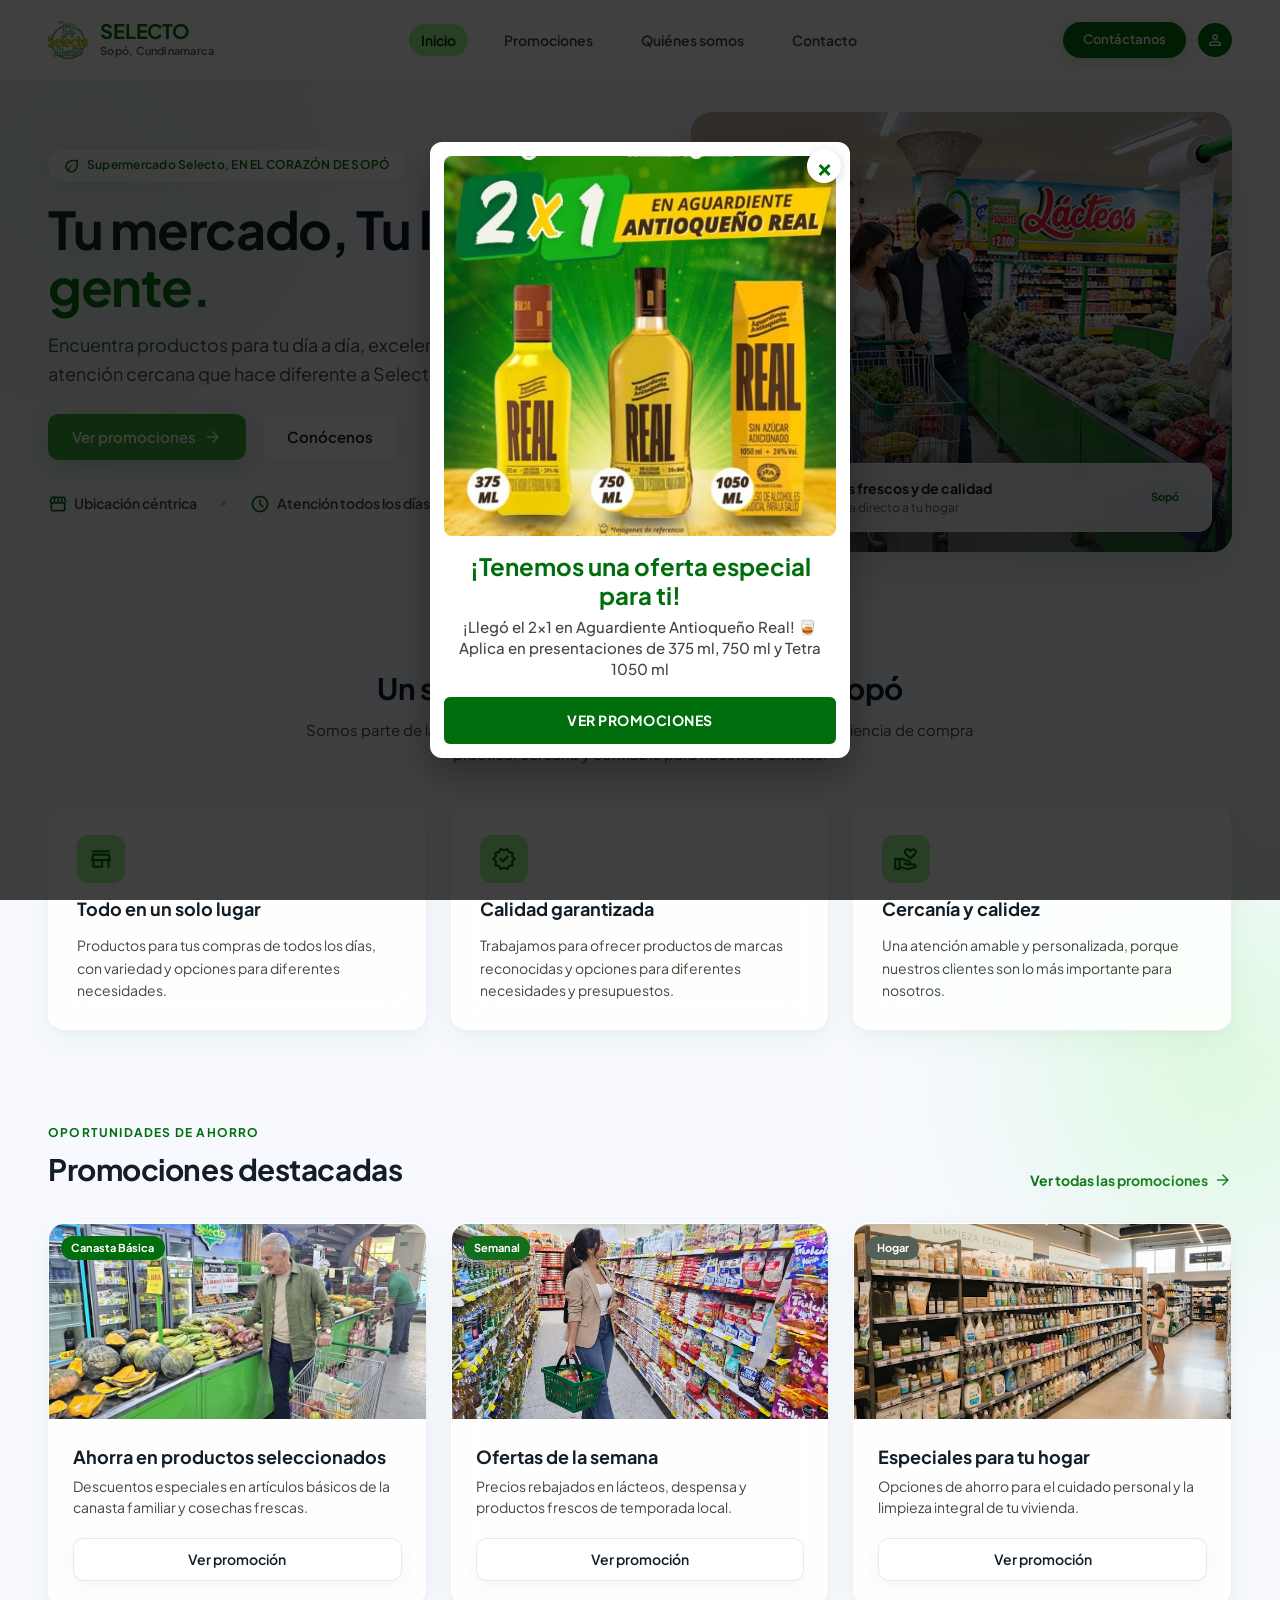
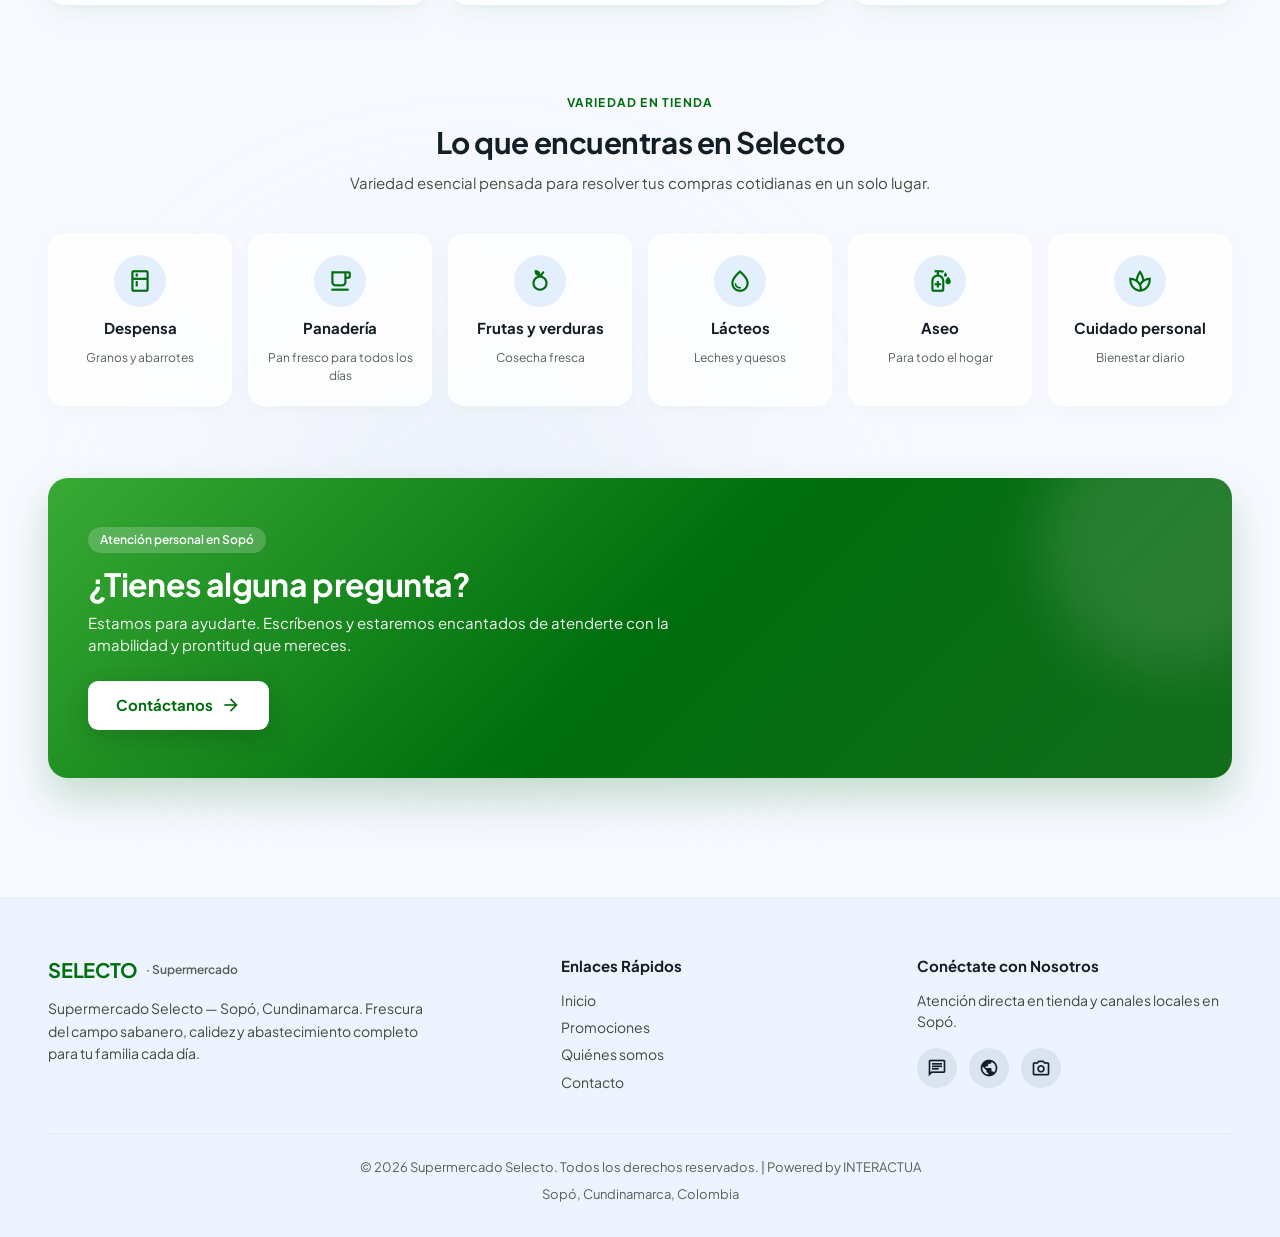
<file: index.html>
<!DOCTYPE html>
<html lang="es">

<head>
  <meta charset="utf-8">
  <meta name="viewport" content="width=device-width, initial-scale=1.0">
  <title>Supermercado Selecto | Sopó, Cundinamarca</title>
  <meta name="description"
    content="Supermercado Selecto en Sopó, Cundinamarca. Todo lo que necesitas para tu hogar cerca de ti con la atención cercana y amable del comercio tradicional sabanero.">
  <link rel="icon" type="image/png" href="favicon/favicon.png">
  <link rel="stylesheet" href="css/styles.css">
</head>

<!-- POPUP DESTACADO / ESPACIO PUBLICITARIO -->
<style>
  #promo-modal {
    position: fixed;
    inset: 0;
    z-index: 9999;
    background: rgba(0, 0, 0, 0.75);
    display: flex;
    align-items: center;
    justify-content: center;
    padding: 16px;
    box-sizing: border-box;
  }

  .promo-box {
    position: relative;
    width: 100%;
    max-width: 420px;
    padding: 14px;
    background: #ffffff;
    border-radius: 12px;
    text-align: center;
    box-shadow: 0 15px 40px rgba(0, 0, 0, 0.35);
  }

  /* Botón cerrar */
  .promo-close {
    position: absolute;
    top: 7px;
    right: 9px;
    width: 34px;
    height: 34px;
    border: none;
    border-radius: 50%;
    background: #ffffff;
    color: var(--primary);
    font-size: 26px;
    font-weight: 900;
    line-height: 30px;
    cursor: pointer;
    z-index: 2;
    box-shadow: 0 2px 8px rgba(0, 0, 0, 0.18);
  }

  /* Imagen del anuncio */
  .promo-image {
    overflow: hidden;
    border-radius: 8px;
    margin-bottom: 16px;
  }

  .promo-image img {
    display: block;
    width: 100%;
    height: auto;
  }

  /* Título editable */
  .promo-title {
    margin: 0 0 6px;
    color: var(--primary);
    font-size: 24px;
    font-weight: 900;
    line-height: 1.2;
  }

  /* Texto editable */
  .promo-text {
    margin: 0 0 18px;
    color: #444444;
    font-size: 15px;
    font-weight: 500;
    line-height: 1.4;
  }

  /* Botón */
  .promo-button {
    display: block;
    width: 100%;
    padding: 13px;
    border: none;
    border-radius: 6px;
    background: var(--primary);
    color: var(--on-primary);
    font-size: 14px;
    font-weight: 700;
    text-transform: uppercase;
    letter-spacing: 0.5px;
    cursor: pointer;
    transition: all 0.2s ease;
  }

  .promo-button:hover {
    background: var(--primary-container);
  }

  .promo-button:active {
    transform: scale(0.97);
  }

  /* Etiqueta para futuros anuncios patrocinados */
  .promo-sponsored {
    margin-top: 10px;
    color: #888888;
    font-size: 10px;
    text-transform: uppercase;
    letter-spacing: 0.8px;
  }
</style>


<div id="promo-modal">

  <div class="promo-box">

    <!-- BOTÓN CERRAR -->
    <button class="promo-close" onclick="cerrarPromo()" aria-label="Cerrar">
      &times;
    </button>


    <!-- IMAGEN DEL ANUNCIO -->
    <div class="promo-image">
      <img src="./images/promociones/promociones.jpg" alt="Promoción destacada de Supermercado Selecto">
    </div>


    <!-- TÍTULO EDITABLE -->
    <h3 class="promo-title">
      ¡Tenemos una oferta especial para ti!
    </h3>


    <!-- TEXTO EDITABLE -->
    <p class="promo-text">
      ¡Llegó el 2x1 en Aguardiente Antioqueño Real! 🥃 Aplica en presentaciones de 375 ml, 750 ml y Tetra 1050 ml
    </p>


    <!-- BOTÓN -->
    <button class="promo-button" onclick="window.location.href='promociones.html'">
      Ver promociones
    </button>


    <!-- FUTURO: ANUNCIO PATROCINADO -->
    <!--
    <div class="promo-sponsored">
      Contenido patrocinado
    </div>
    -->

  </div>

</div>


<script>
  function cerrarPromo() {
    document.getElementById("promo-modal").style.display = "none";
  }
</script>


<body>

  <!-- ENCABEZADO / NAVBAR -->
  <header class="site-header">
    <div class="container">
      <div class="site-header-inner">
        <!-- Brand / Logo -->
        <a href="index.html" class="brand-wrapper" title="Ir a Inicio - Supermercado Selecto">
          <img src="images/logo/logo-nav.png" alt="Logotipo Supermercado Selecto" class="brand-logo-img">
          <div class="brand-text-col">
            <span class="brand-title">SELECTO</span>
            <span class="brand-sub">Sopó, Cundinamarca</span>
          </div>
        </a>

        <!-- Navegación Desktop -->
        <nav class="main-nav" aria-label="Navegación principal">
          <a href="index.html" class="nav-link active" aria-current="page">Inicio</a>
          <a href="promociones.html" class="nav-link">Promociones</a>
          <a href="quienes-somos.html" class="nav-link">Quiénes somos</a>
          <a href="contacto.html" class="nav-link">Contacto</a>
        </nav>

        <!-- Acciones Cabecera -->
        <div class="header-actions">
          <a href="contacto.html" class="btn-header-cta">Contáctanos</a>
          <div class="header-user-badge" title="Atención al cliente">
            <span class="material-symbols-outlined" style="font-size: 18px;">person</span>
          </div>
          <button type="button" class="mobile-menu-toggle" id="mobileMenuBtn" aria-label="Abrir menú"
            aria-expanded="false">
            <span class="material-symbols-outlined">menu</span>
          </button>
        </div>
      </div>
    </div>

    <!-- Menú Móvil Desplegable -->
    <nav class="mobile-nav-panel" id="mobileNav" aria-label="Navegación móvil">
      <a href="index.html" class="mobile-nav-link active">Inicio</a>
      <a href="promociones.html" class="mobile-nav-link">Promociones</a>
      <a href="quienes-somos.html" class="mobile-nav-link">Quiénes somos</a>
      <a href="contacto.html" class="mobile-nav-link">Contacto</a>
    </nav>
  </header>

  <!-- CONTENIDO PRINCIPAL -->
  <main class="main-content">
    <div class="ambient-glow-wrapper">
      <!-- Orbes difuminados de fondo Liquid Glass -->
      <div class="ambient-orb ambient-orb-primary" style="top: -6rem; left: -6rem;"></div>
      <div class="ambient-orb ambient-orb-secondary" style="top: 35%; right: -6rem;"></div>
      <div class="ambient-orb ambient-orb-neutral" style="bottom: 5rem; left: 20%;"></div>

      <!-- 1. HERO SECTION -->
      <section style="padding-top: 2rem; padding-bottom: 3.5rem;">
        <div class="container">
          <div class="hero-grid">
            <!-- Columna de Contenido -->
            <div style="display: flex; flex-direction: column; align-items: flex-start;">
              <!-- Location Pill -->
              <div class="liquid-glass-pill" style="margin-bottom: 0.75rem;">
                <span class="material-symbols-outlined" style="color: var(--primary); font-size: 18px;">eco</span>
                <span
                  style="font-size: 12px; font-weight: 600; color: var(--primary); letter-spacing: 0.02em;">Supermercado
                  Selecto, EN EL CORAZÓN DE SOPÓ </span>
              </div>

              <!-- H1 Hero -->
              <h1 class="hero-title">
                Tu mercado, Tu lugar,<span style="color: var(--primary);">Tu gente.</span>
              </h1>

              <!-- Hero Subtitle -->
              <p class="hero-subtitle">
                Encuentra productos para tu día a día, excelentes promociones y la atención cercana que hace diferente a
                Selecto.
              </p>

              <!-- CTAs -->
              <div class="hero-cta-group">
                <a href="promociones.html" class="btn-primary">
                  <span>Ver promociones</span>
                  <span class="material-symbols-outlined" style="font-size: 18px;">arrow_forward</span>
                </a>
                <a href="quienes-somos.html" class="btn-glass">
                  <span>Conócenos</span>
                </a>
              </div>

              <!-- Micro Bar Ventajas -->
              <div
                style="margin-top: 2rem; display: flex; align-items: center; gap: 1.5rem; color: var(--on-surface-variant); font-size: 14px; font-weight: 600;">
                <div style="display: flex; align-items: center; gap: 0.4rem;">
                  <span class="material-symbols-outlined"
                    style="color: var(--primary); font-size: 20px;">storefront</span>
                  <span>Ubicación céntrica</span>
                </div>
                <div style="width: 5px; height: 5px; border-radius: 9999px; background: var(--outline-variant);"></div>
                <div style="display: flex; align-items: center; gap: 0.4rem;">
                  <span class="material-symbols-outlined"
                    style="color: var(--primary); font-size: 20px;">schedule</span>
                  <span>Atención todos los días</span>
                </div>
              </div>
            </div>

            <!-- Columna Visual Hero con Imagen y Cápsula Frosted Glass -->
            <div>
              <div class="hero-image-card">
                <img src="images/home/hero-mercado-sopo.png"
                  alt="Pasillo fresco y surtido de Supermercado Selecto en Sopó">
                <div
                  style="position: absolute; inset: 0; background: linear-gradient(to top, rgba(39, 49, 60, 0.45), transparent 60%);">
                </div>

                <div class="hero-floating-glass">
                  <div style="display: flex; align-items: center; gap: 0.75rem; min-width: 0;">
                    <div
                      style="width: 40px; height: 40px; border-radius: 9999px; background: var(--secondary-fixed); display: flex; align-items: center; justify-content: center; flex-shrink: 0;">
                      <span class="material-symbols-outlined"
                        style="color: var(--on-secondary-fixed); font-size: 22px;">local_florist</span>
                    </div>
                    <div style="display: flex; flex-direction: column; min-width: 0;">
                      <span
                        style="font-size: 14px; font-weight: 700; color: var(--on-surface); white-space: nowrap; overflow: hidden; text-overflow: ellipsis;">Productos
                        frescos y de calidad</span>
                      <span
                        style="font-size: 12px; color: var(--tertiary); white-space: nowrap; overflow: hidden; text-overflow: ellipsis;">De
                        la sabana directo a tu hogar</span>
                    </div>
                  </div>
                  <span
                    style="display: inline-block; padding: 0.25rem 0.75rem; background: var(--surface-container-high); border-radius: 9999px; font-size: 11px; font-weight: 700; color: var(--primary);">Sopó</span>
                </div>
              </div>
            </div>
          </div>
        </div>
      </section>

      <!-- 2. SECCIÓN 'SELECTO EN SOPÓ' -->
      <section style="padding-top: 2rem; padding-bottom: 3.5rem;">
        <div class="container">
          <div
            style="text-align: center; max-width: 42rem; margin: 0 auto 2.5rem; display: flex; flex-direction: column; align-items: center; gap: 0.5rem;">
            <span
              style="font-size: 12px; font-weight: 700; color: var(--primary); text-transform: uppercase; letter-spacing: 0.1em;">Nuestra
              Esencia</span>
            <h2 style="font-size: 1.85rem; font-weight: 700; letter-spacing: -0.015em; color: var(--on-surface);">Un
              supermercado pensado para Sopó</h2>
            <p style="font-size: 15px; color: var(--on-surface-variant); line-height: 1.6;">Somos parte de la comunidad
              de Sopó y trabajamos para ofrecer una experiencia de compra práctica, cercana y confiable para nuestros
              clientes.</p>
          </div>

          <div class="grid-3-cols">
            <!-- Tarjeta 1: Todo en un solo lugar -->
            <div class="liquid-glass-card"
              style="padding: 1.75rem; display: flex; flex-direction: column; align-items: flex-start; gap: 0.75rem;">
              <div
                style="width: 48px; height: 48px; border-radius: 0.75rem; background: var(--secondary-fixed); display: flex; align-items: center; justify-content: center; color: var(--primary);">
                <span class="material-symbols-outlined" style="font-size: 26px;">store</span>
              </div>
              <h3 style="font-size: 18px; font-weight: 700; color: var(--on-surface);">Todo en un solo lugar</h3>
              <p style="font-size: 14px; color: var(--on-surface-variant); line-height: 1.6;">
                Productos para tus compras de todos los días, con variedad y opciones para diferentes necesidades.
              </p>
            </div>

            <!-- Tarjeta 2: Calidad garantizada -->
            <div class="liquid-glass-card"
              style="padding: 1.75rem; display: flex; flex-direction: column; align-items: flex-start; gap: 0.75rem;">
              <div
                style="width: 48px; height: 48px; border-radius: 0.75rem; background: var(--secondary-fixed); display: flex; align-items: center; justify-content: center; color: var(--primary);">
                <span class="material-symbols-outlined" style="font-size: 26px;">verified</span>
              </div>
              <h3 style="font-size: 18px; font-weight: 700; color: var(--on-surface);">Calidad garantizada</h3>
              <p style="font-size: 14px; color: var(--on-surface-variant); line-height: 1.6;">
                Trabajamos para ofrecer productos de marcas reconocidas y opciones para diferentes necesidades y
                presupuestos.
              </p>
            </div>

            <!-- Tarjeta 3: Cercanía y calidez -->
            <div class="liquid-glass-card"
              style="padding: 1.75rem; display: flex; flex-direction: column; align-items: flex-start; gap: 0.75rem;">
              <div
                style="width: 48px; height: 48px; border-radius: 0.75rem; background: var(--secondary-fixed); display: flex; align-items: center; justify-content: center; color: var(--primary);">
                <span class="material-symbols-outlined" style="font-size: 26px;">volunteer_activism</span>
              </div>
              <h3 style="font-size: 18px; font-weight: 700; color: var(--on-surface);">Cercanía y calidez</h3>
              <p style="font-size: 14px; color: var(--on-surface-variant); line-height: 1.6;">
                Una atención amable y personalizada, porque nuestros clientes son lo más importante para nosotros.
              </p>
            </div>
          </div>
        </div>
      </section>

      <!-- 3. SECCIÓN 'PROMOCIONES DESTACADAS' -->
      <section style="padding-top: 2rem; padding-bottom: 3.5rem;">
        <div class="container">
          <div
            style="display: flex; flex-wrap: wrap; align-items: flex-end; justify-content: space-between; gap: 1rem; margin-bottom: 2rem;">
            <div>
              <span
                style="font-size: 12px; font-weight: 700; color: var(--primary); text-transform: uppercase; letter-spacing: 0.1em;">Oportunidades
                de Ahorro</span>
              <h2
                style="font-size: 1.85rem; font-weight: 700; letter-spacing: -0.015em; color: var(--on-surface); margin-top: 0.25rem;">
                Promociones destacadas</h2>
            </div>
            <a href="promociones.html"
              style="display: inline-flex; align-items: center; gap: 0.4rem; font-size: 14px; font-weight: 700; color: var(--primary); transition: color 0.2s;">
              <span>Ver todas las promociones</span>
              <span class="material-symbols-outlined" style="font-size: 18px;">arrow_forward</span>
            </a>
          </div>

          <div class="grid-3-cols">
            <!-- Promo 1 -->
            <article class="liquid-glass-card" style="overflow: hidden; display: flex; flex-direction: column;">
              <div
                style="position: relative; height: 195px; width: 100%; overflow: hidden; background-color: var(--surface-container-high);">
                <img src="images/home/promo-canasta-hero.jpg" alt="Canasta básica de frutas y verduras frescas"
                  style="width: 100%; height: 100%; object-fit: cover;">
                <span
                  style="position: absolute; top: 0.75rem; left: 0.75rem; background: var(--primary); color: #ffffff; font-size: 11px; font-weight: 700; padding: 0.25rem 0.65rem; border-radius: 9999px;">
                  Canasta Básica
                </span>
              </div>
              <div
                style="padding: 1.5rem; display: flex; flex-direction: column; flex-grow: 1; justify-content: space-between; gap: 1.25rem;">
                <div>
                  <h3 style="font-size: 18px; font-weight: 700; color: var(--on-surface);">Ahorra en productos
                    seleccionados</h3>
                  <p style="font-size: 14px; color: var(--on-surface-variant); margin-top: 0.4rem; line-height: 1.5;">
                    Descuentos especiales en artículos básicos de la canasta familiar y cosechas frescas.</p>
                </div>
                <a href="promociones.html" class="btn-glass"
                  style="width: 100%; font-size: 14px; padding: 0.6rem 1rem;">
                  Ver promoción
                </a>
              </div>
            </article>

            <!-- Promo 2 -->
            <article class="liquid-glass-card" style="overflow: hidden; display: flex; flex-direction: column;">
              <div
                style="position: relative; height: 195px; width: 100%; overflow: hidden; background-color: var(--surface-container-high);">
                <img src="images/promociones/promo-despensa.jpg" alt="Ofertas de la semana en despensa"
                  style="width: 100%; height: 100%; object-fit: cover;">
                <span
                  style="position: absolute; top: 0.75rem; left: 0.75rem; background: var(--secondary); color: #ffffff; font-size: 11px; font-weight: 700; padding: 0.25rem 0.65rem; border-radius: 9999px;">
                  Semanal
                </span>
              </div>
              <div
                style="padding: 1.5rem; display: flex; flex-direction: column; flex-grow: 1; justify-content: space-between; gap: 1.25rem;">
                <div>
                  <h3 style="font-size: 18px; font-weight: 700; color: var(--on-surface);">Ofertas de la semana</h3>
                  <p style="font-size: 14px; color: var(--on-surface-variant); margin-top: 0.4rem; line-height: 1.5;">
                    Precios rebajados en lácteos, despensa y productos frescos de temporada local.</p>
                </div>
                <a href="promociones.html" class="btn-glass"
                  style="width: 100%; font-size: 14px; padding: 0.6rem 1rem;">
                  Ver promoción
                </a>
              </div>
            </article>

            <!-- Promo 3 -->
            <article class="liquid-glass-card" style="overflow: hidden; display: flex; flex-direction: column;">
              <div
                style="position: relative; height: 195px; width: 100%; overflow: hidden; background-color: var(--surface-container-high);">
                <img src="images/promociones/promo-aseo.jpg" alt="Especiales de aseo y cuidado para el hogar"
                  style="width: 100%; height: 100%; object-fit: cover;">
                <span
                  style="position: absolute; top: 0.75rem; left: 0.75rem; background: var(--tertiary); color: #ffffff; font-size: 11px; font-weight: 700; padding: 0.25rem 0.65rem; border-radius: 9999px;">
                  Hogar
                </span>
              </div>
              <div
                style="padding: 1.5rem; display: flex; flex-direction: column; flex-grow: 1; justify-content: space-between; gap: 1.25rem;">
                <div>
                  <h3 style="font-size: 18px; font-weight: 700; color: var(--on-surface);">Especiales para tu hogar</h3>
                  <p style="font-size: 14px; color: var(--on-surface-variant); margin-top: 0.4rem; line-height: 1.5;">
                    Opciones de ahorro para el cuidado personal y la limpieza integral de tu vivienda.</p>
                </div>
                <a href="promociones.html" class="btn-glass"
                  style="width: 100%; font-size: 14px; padding: 0.6rem 1rem;">
                  Ver promoción
                </a>
              </div>
            </article>
          </div>
        </div>
      </section>

      <!-- 4. SECCIÓN 'LO QUE ENCUENTRAS EN SELECTO' -->
      <section style="padding-top: 2rem; padding-bottom: 3.5rem;">
        <div class="container">
          <div
            style="text-align: center; max-width: 42rem; margin: 0 auto 2.5rem; display: flex; flex-direction: column; align-items: center; gap: 0.5rem;">
            <span
              style="font-size: 12px; font-weight: 700; color: var(--primary); text-transform: uppercase; letter-spacing: 0.1em;">Variedad
              en Tienda</span>
            <h2 style="font-size: 1.85rem; font-weight: 700; letter-spacing: -0.015em; color: var(--on-surface);">Lo que
              encuentras en Selecto</h2>
            <p style="font-size: 15px; color: var(--on-surface-variant);">Variedad esencial pensada para resolver tus
              compras cotidianas en un solo lugar.</p>
          </div>

          <div class="grid-6-cols">
            <!-- Categoría 1 -->
            <div class="category-card">
              <div class="category-icon-circle">
                <span class="material-symbols-outlined" style="font-size: 26px;">kitchen</span>
              </div>
              <span style="font-size: 15px; font-weight: 700; color: var(--on-surface);">Despensa</span>
              <span style="font-size: 12px; color: var(--tertiary);">Granos y abarrotes</span>
            </div>

            <!-- Categoría 2 -->
            <div class="category-card">
              <div class="category-icon-circle">
                <span class="material-symbols-outlined" style="font-size: 26px;">local_cafe</span>
              </div>
              <span style="font-size: 15px; font-weight: 700; color: var(--on-surface);">Panadería</span>
              <span style="font-size: 12px; color: var(--tertiary);">Pan fresco para todos los días</span>
            </div>

            <!-- Categoría 3 -->
            <div class="category-card">
              <div class="category-icon-circle">
                <span class="material-symbols-outlined" style="font-size: 26px;">nutrition</span>
              </div>
              <span style="font-size: 15px; font-weight: 700; color: var(--on-surface);">Frutas y verduras</span>
              <span style="font-size: 12px; color: var(--tertiary);">Cosecha fresca</span>
            </div>

            <!-- Categoría 4 -->
            <div class="category-card">
              <div class="category-icon-circle">
                <span class="material-symbols-outlined" style="font-size: 26px;">water_drop</span>
              </div>
              <span style="font-size: 15px; font-weight: 700; color: var(--on-surface);">Lácteos</span>
              <span style="font-size: 12px; color: var(--tertiary);">Leches y quesos</span>
            </div>

            <!-- Categoría 5 -->
            <div class="category-card">
              <div class="category-icon-circle">
                <span class="material-symbols-outlined" style="font-size: 26px;">sanitizer</span>
              </div>
              <span style="font-size: 15px; font-weight: 700; color: var(--on-surface);">Aseo</span>
              <span style="font-size: 12px; color: var(--tertiary);">Para todo el hogar</span>
            </div>

            <!-- Categoría 6 -->
            <div class="category-card">
              <div class="category-icon-circle">
                <span class="material-symbols-outlined" style="font-size: 26px;">spa</span>
              </div>
              <span style="font-size: 15px; font-weight: 700; color: var(--on-surface);">Cuidado personal</span>
              <span style="font-size: 12px; color: var(--tertiary);">Bienestar diario</span>
            </div>
          </div>
        </div>
      </section>

      <!-- 5. LLAMADO A LA ACCIÓN (CTA VERDE DESTACADO) -->
      <section style="padding-top: 1rem; padding-bottom: 4rem;">
        <div class="container">
          <div class="banner-cta-sopo">
            <!-- Decorative liquid bubbles inside banner -->
            <div
              style="position: absolute; right: -4rem; top: -4rem; width: 16rem; height: 16rem; border-radius: 9999px; background: rgba(255,255,255,0.12); filter: blur(30px); pointer-events: none;">
            </div>

            <div
              style="position: relative; z-index: 2; display: flex; flex-direction: column; gap: 1.5rem; justify-content: space-between; align-items: flex-start;">
              <div style="max-width: 38rem;">
                <span
                  style="display: inline-block; padding: 0.25rem 0.75rem; border-radius: 9999px; background: rgba(255,255,255,0.2); backdrop-filter: blur(8px); font-size: 12px; font-weight: 600; margin-bottom: 0.75rem;">
                  Atención personal en Sopó
                </span>
                <h2 style="font-size: 2rem; font-weight: 700; letter-spacing: -0.02em; line-height: 1.2;">¿Tienes alguna
                  pregunta?</h2>
                <p style="font-size: 15px; opacity: 0.95; margin-top: 0.5rem; line-height: 1.5;">
                  Estamos para ayudarte. Escríbenos y estaremos encantados de atenderte con la amabilidad y prontitud
                  que mereces.
                </p>
              </div>

              <div>
                <a href="contacto.html"
                  style="display: inline-flex; align-items: center; gap: 0.5rem; background: #ffffff; color: var(--primary); padding: 0.85rem 1.75rem; border-radius: 0.65rem; font-weight: 700; font-size: 15px; box-shadow: 0 8px 24px rgba(0,0,0,0.15); transition: all 0.2s;"
                  onmouseover="this.style.transform='translateY(-2px)'" onmouseout="this.style.transform='none'">
                  <span>Contáctanos</span>
                  <span class="material-symbols-outlined" style="font-size: 20px;">arrow_forward</span>
                </a>
              </div>
            </div>
          </div>
        </div>
      </section>
    </div>
  </main>

  <!-- PIE DE PÁGINA / FOOTER -->
  <footer class="site-footer">
    <div class="container">
      <div class="footer-grid">
        <!-- Columna Marca -->
        <div style="display: flex; flex-direction: column; gap: 0.75rem;">
          <div style="display: flex; align-items: center; gap: 0.5rem;">
            <span
              style="font-size: 20px; font-weight: 700; color: var(--primary); letter-spacing: -0.01em;">SELECTO</span>
            <span style="font-size: 12px; color: var(--tertiary); font-weight: 600;">· Supermercado</span>
          </div>
          <p style="font-size: 14px; color: var(--on-surface-variant); max-width: 24rem; line-height: 1.6;">
            Supermercado Selecto — Sopó, Cundinamarca. Frescura del campo sabanero, calidez y abastecimiento
            completo para tu familia cada día.
          </p>
        </div>

        <!-- Columna Enlaces -->
        <div style="display: flex; flex-direction: column; gap: 0.75rem;">
          <span style="font-size: 15px; font-weight: 700; color: var(--on-surface);">Enlaces Rápidos</span>
          <div style="display: flex; flex-direction: column; gap: 0.4rem;">
            <a href="index.html" style="font-size: 14px; color: var(--on-surface-variant); transition: color 0.2s;"
              onmouseover="this.style.color='var(--primary)'"
              onmouseout="this.style.color='var(--on-surface-variant)'">Inicio</a>
            <a href="promociones.html"
              style="font-size: 14px; color: var(--on-surface-variant); transition: color 0.2s;"
              onmouseover="this.style.color='var(--primary)'"
              onmouseout="this.style.color='var(--on-surface-variant)'">Promociones</a>
            <a href="quienes-somos.html"
              style="font-size: 14px; color: var(--on-surface-variant); transition: color 0.2s;"
              onmouseover="this.style.color='var(--primary)'"
              onmouseout="this.style.color='var(--on-surface-variant)'">Quiénes somos</a>
            <a href="contacto.html" style="font-size: 14px; color: var(--on-surface-variant); transition: color 0.2s;"
              onmouseover="this.style.color='var(--primary)'"
              onmouseout="this.style.color='var(--on-surface-variant)'">Contacto</a>
          </div>
        </div>

        <!-- Columna Redes Sociales -->
        <div style="display: flex; flex-direction: column; gap: 0.75rem;">
          <span style="font-size: 15px; font-weight: 700; color: var(--on-surface);">Conéctate con Nosotros</span>
          <p style="font-size: 14px; color: var(--on-surface-variant);">Atención directa en tienda y canales locales en
            Sopó.</p>
          <div style="display: flex; align-items: center; gap: 0.75rem; margin-top: 0.25rem;">
            <!-- Placeholder WhatsApp -->
            <a href="https://wa.me/573202474830" target="_blank" rel="noopener noreferrer" class="footer-social-btn"
              aria-label="Canal de WhatsApp de Supermercado Selecto">
              <span class="material-symbols-outlined" style="font-size: 20px;">chat</span>
            </a>
            <!-- Placeholder Facebook -->
            <a href="#" class="footer-social-btn" aria-label="Página de Facebook de Supermercado Selecto">
              <span class="material-symbols-outlined" style="font-size: 20px;">public</span>
            </a>
            <!-- Placeholder Instagram -->
            <a href="#" class="footer-social-btn" aria-label="Cuenta de Instagram de Supermercado Selecto">
              <span class="material-symbols-outlined" style="font-size: 20px;">photo_camera</span>
            </a>
          </div>
        </div>
      </div>

      <!-- Copyright Subfooter -->
      <div
        style="padding-top: 1.5rem; display: flex; flex-direction: column; gap: 0.5rem; justify-content: space-between; align-items: center; font-size: 13px; color: var(--tertiary);">

        <span>
          © 2026 Supermercado Selecto. Todos los derechos reservados. | Powered by
          <a href="https://interactua360.com/" target="_blank" rel="noopener noreferrer"
            style="color: inherit; text-decoration: none;" onmouseover="this.style.textDecoration='underline'"
            onmouseout="this.style.textDecoration='none'">
            INTERACTUA
          </a>
        </span>

        <span>Sopó, Cundinamarca, Colombia</span>

      </div>
  </footer>

  <script src="js/main.js"></script>
</body>

</html>
</file>
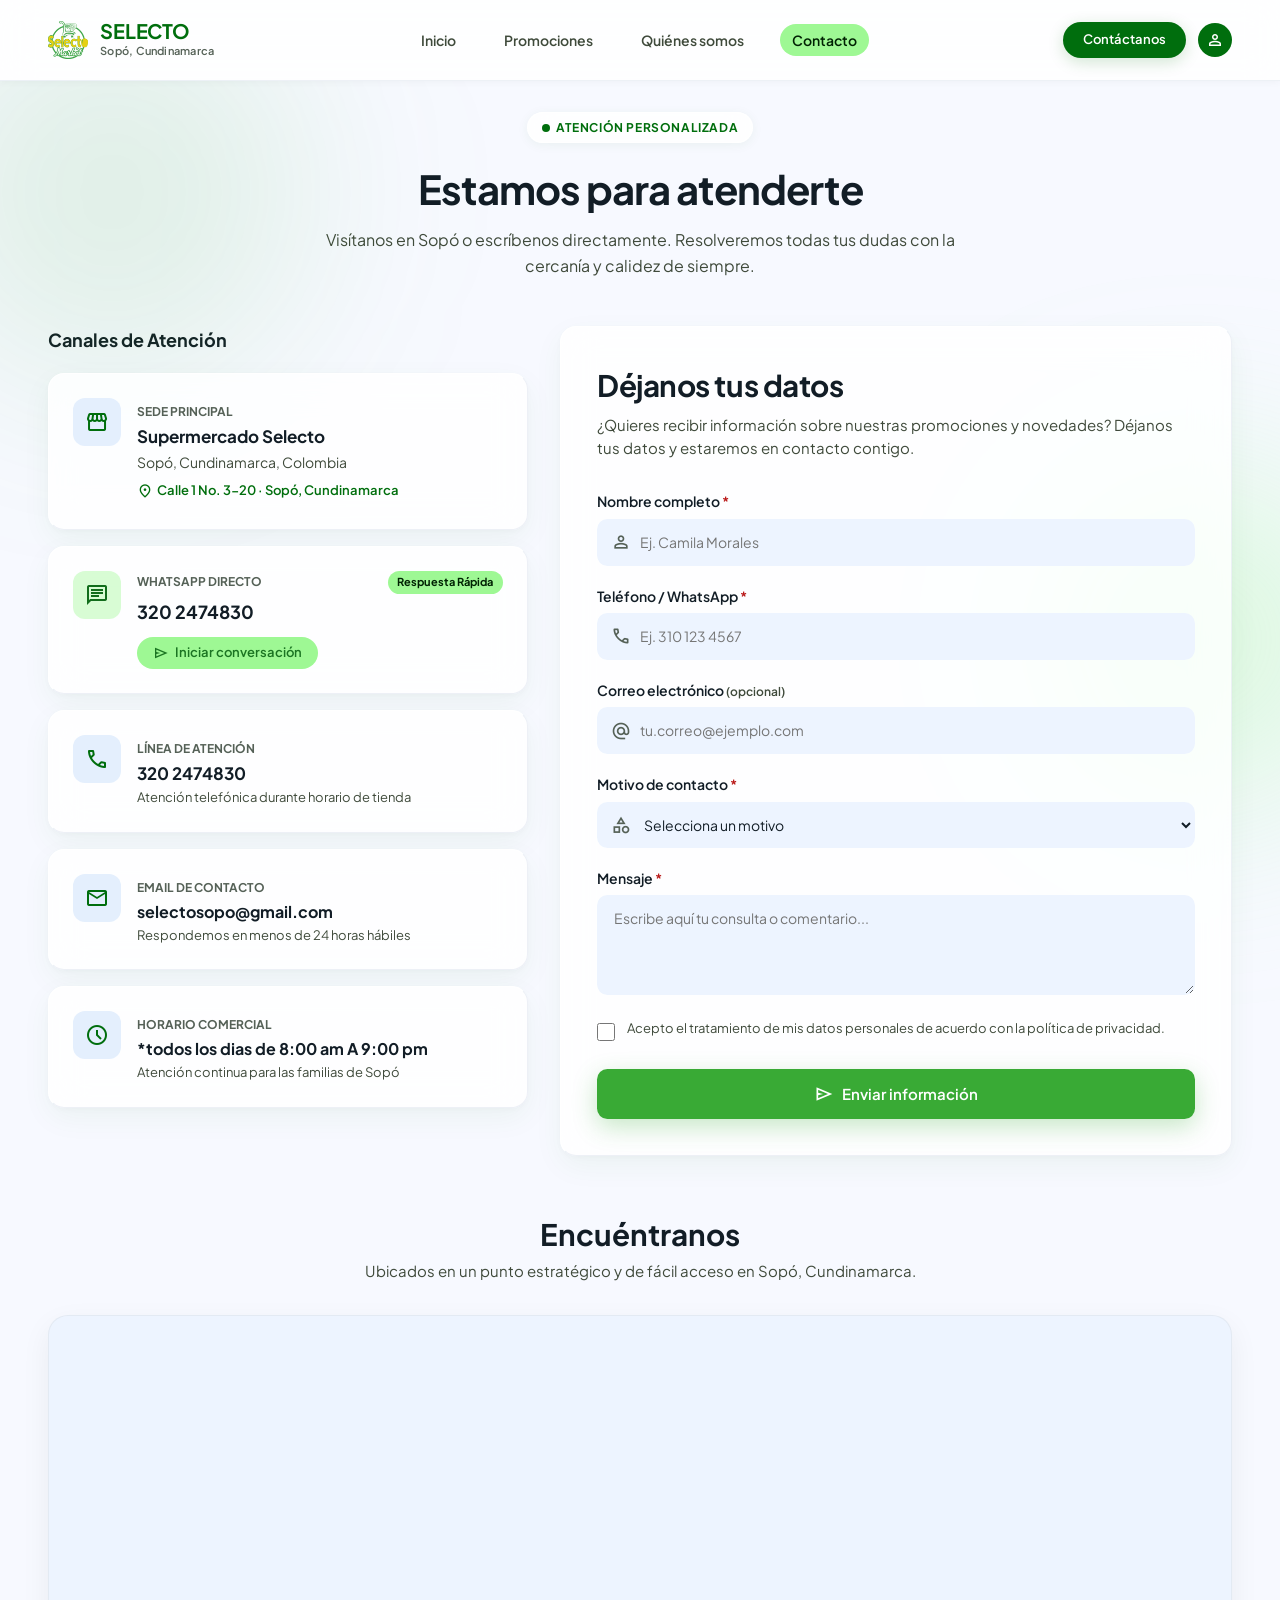
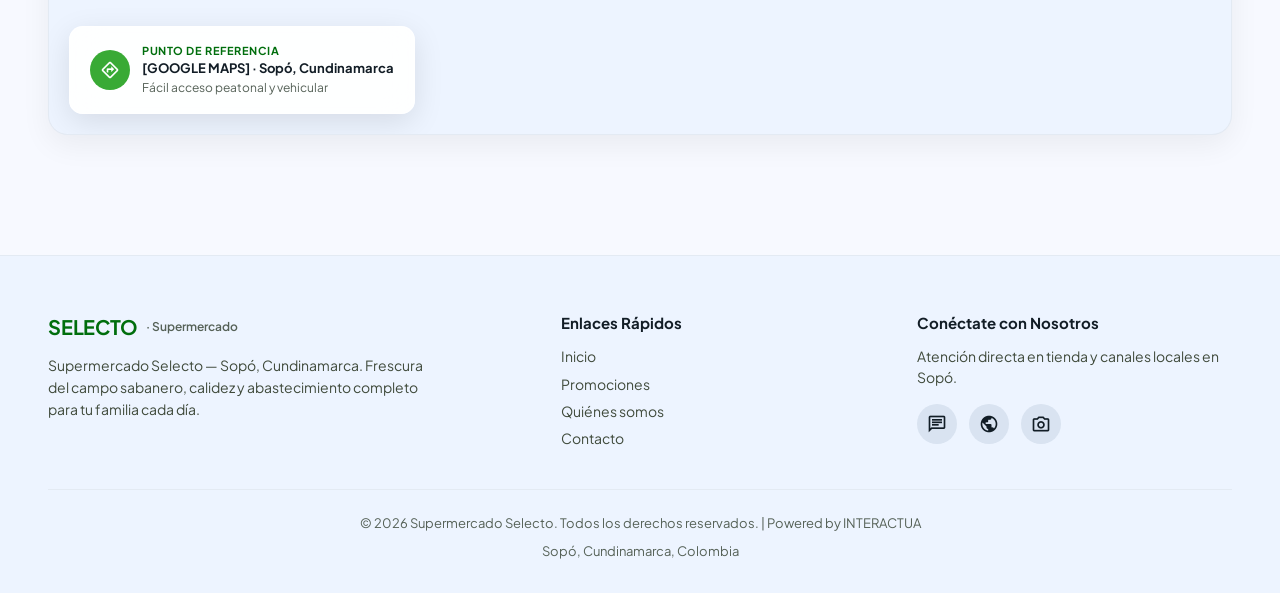
<file: contacto.html>
<!DOCTYPE html>
<html lang="es">

<head>
  <meta charset="utf-8">
  <meta name="viewport" content="width=device-width, initial-scale=1.0">
  <title>Contacto | Supermercado Selecto</title>
  <meta name="description"
    content="Contáctate con Supermercado Selecto en Sopó, Cundinamarca. Canales de atención directa, formulario de leads y ubicación en el municipio.">
  <link rel="icon" type="image/png" href="favicon/favicon.png">
  <link rel="stylesheet" href="css/styles.css">
</head>

<body>

  <!-- ENCABEZADO / NAVBAR -->
  <header class="site-header">
    <div class="container">
      <div class="site-header-inner">
        <!-- Brand / Logo -->
        <a href="index.html" class="brand-wrapper" title="Ir a Inicio - Supermercado Selecto">
          <img src="images/logo/logo-nav.png" alt="Logotipo Supermercado Selecto" class="brand-logo-img">
          <div class="brand-text-col">
            <span class="brand-title">SELECTO</span>
            <span class="brand-sub">Sopó, Cundinamarca</span>
          </div>
        </a>

        <!-- Navegación Desktop -->
        <nav class="main-nav" aria-label="Navegación principal">
          <a href="index.html" class="nav-link">Inicio</a>
          <a href="promociones.html" class="nav-link">Promociones</a>
          <a href="quienes-somos.html" class="nav-link">Quiénes somos</a>
          <a href="contacto.html" class="nav-link active" aria-current="page">Contacto</a>
        </nav>

        <!-- Acciones Cabecera -->
        <div class="header-actions">
          <a href="contacto.html" class="btn-header-cta">Contáctanos</a>
          <div class="header-user-badge" title="Atención al cliente">
            <span class="material-symbols-outlined" style="font-size: 18px;">person</span>
          </div>
          <button type="button" class="mobile-menu-toggle" id="mobileMenuBtn" aria-label="Abrir menú"
            aria-expanded="false">
            <span class="material-symbols-outlined">menu</span>
          </button>
        </div>
      </div>
    </div>

    <!-- Menú Móvil Desplegable -->
    <nav class="mobile-nav-panel" id="mobileNav" aria-label="Navegación móvil">
      <a href="index.html" class="mobile-nav-link">Inicio</a>
      <a href="promociones.html" class="mobile-nav-link">Promociones</a>
      <a href="quienes-somos.html" class="mobile-nav-link">Quiénes somos</a>
      <a href="contacto.html" class="mobile-nav-link active">Contacto</a>
    </nav>
  </header>

  <!-- CONTENIDO PRINCIPAL -->
  <main class="main-content">
    <div class="ambient-glow-wrapper">
      <!-- Orbes difuminados de fondo Liquid Glass -->
      <div class="ambient-orb ambient-orb-primary" style="top: -5rem; left: -5rem;"></div>
      <div class="ambient-orb ambient-orb-secondary" style="top: 25rem; right: -5rem;"></div>

      <div class="container" style="padding-top: 2rem; padding-bottom: 4rem;">
        <!-- ENCABEZADO DE PÁGINA -->
        <header
          style="text-align: center; max-width: 42rem; margin: 0 auto 3rem; display: flex; flex-direction: column; align-items: center; gap: 0.5rem;">
          <div class="liquid-glass-pill" style="margin-bottom: 0.5rem;">
            <span
              style="width: 8px; height: 8px; border-radius: 9999px; background: var(--primary); display: inline-block;"></span>
            <span
              style="font-size: 12px; font-weight: 700; color: var(--primary); text-transform: uppercase; letter-spacing: 0.05em;">Atención
              personalizada</span>
          </div>
          <h1 style="font-size: 2.5rem; font-weight: 800; letter-spacing: -0.025em; color: var(--on-surface);">
            Estamos para atenderte
          </h1>
          <p style="font-size: 16px; color: var(--on-surface-variant); line-height: 1.6;">
            Visítanos en Sopó o escríbenos directamente. Resolveremos todas tus dudas con la cercanía y calidez de
            siempre.
          </p>
        </header>

        <!-- 2 COLUMNAS: CONTACT INFO & LEAD FORM -->
        <div style="display: grid; grid-template-columns: 1fr; gap: 2rem; align-items: start; margin-bottom: 3.5rem;">
          <div style="display: grid; grid-template-columns: 1fr; gap: 2rem;" class="contact-layout-grid">
            <style>
              @media (min-width: 992px) {
                .contact-layout-grid {
                  grid-template-columns: 5fr 7fr !important;
                }
              }
            </style>

            <!-- COLUMNA IZQUIERDA — INFORMACIÓN DE CONTACTO -->
            <section aria-labelledby="info-contacto-title" style="display: flex; flex-direction: column; gap: 1rem;">
              <h2 id="info-contacto-title"
                style="font-size: 18px; font-weight: 700; color: var(--on-surface); margin-bottom: 0.25rem;">
                Canales de Atención
              </h2>

              <!-- Tarjeta Ubicación -->
              <div class="liquid-glass-card" style="padding: 1.5rem;">
                <div style="display: flex; items-start; gap: 1rem;">
                  <div
                    style="width: 48px; height: 48px; border-radius: 0.75rem; background: var(--surface-container); display: flex; align-items: center; justify-content: center; color: var(--primary); flex-shrink: 0;">
                    <span class="material-symbols-outlined" style="font-size: 24px;">storefront</span>
                  </div>
                  <div>
                    <span
                      style="font-size: 12px; font-weight: 700; color: var(--tertiary); text-transform: uppercase;">Sede
                      Principal</span>
                    <h3 style="font-size: 17px; font-weight: 700; color: var(--on-surface); margin-top: 2px;">
                      Supermercado Selecto</h3>
                    <p style="font-size: 14px; color: var(--on-surface-variant); margin-top: 2px;">Sopó, Cundinamarca,
                      Colombia</p>
                    <span
                      style="display: inline-flex; align-items: center; gap: 4px; font-size: 13px; font-weight: 600; color: var(--primary); margin-top: 0.5rem;">
                      <span class="material-symbols-outlined" style="font-size: 16px;">location_on</span>
                      Calle 1 No. 3-20 · Sopó, Cundinamarca
                    </span>
                  </div>
                </div>
              </div>

              <!-- Tarjeta WhatsApp -->
              <div class="liquid-glass-card" style="padding: 1.5rem;">
                <div style="display: flex; items-start; gap: 1rem;">
                  <div
                    style="width: 48px; height: 48px; border-radius: 0.75rem; background: rgba(158, 248, 148, 0.4); display: flex; align-items: center; justify-content: center; color: var(--secondary); flex-shrink: 0;">
                    <span class="material-symbols-outlined" style="font-size: 24px;">chat</span>
                  </div>
                  <div style="flex: 1;">
                    <div style="display: flex; justify-content: space-between; align-items: center;">
                      <span
                        style="font-size: 12px; font-weight: 700; color: var(--tertiary); text-transform: uppercase;">WhatsApp
                        Directo</span>
                      <span
                        style="font-size: 11px; font-weight: 700; background: var(--secondary-fixed); color: var(--on-secondary-fixed); padding: 0.2rem 0.6rem; border-radius: 9999px;">Respuesta
                        Rápida</span>
                    </div>
                    <p style="font-size: 18px; font-weight: 700; color: var(--on-surface); margin-top: 0.25rem;">
                      320 2474830</p>
                    <div style="margin-top: 0.75rem;">
                      <a href="https://wa.me/573202474830" target="_blank" rel="noopener noreferrer"
                        style="display: inline-flex; align-items: center; gap: 0.4rem; padding: 0.4rem 1rem; border-radius: 9999px; background: var(--secondary-container); color: var(--on-secondary-container); font-size: 13px; font-weight: 600; transition: all 0.2s;">
                        <span class="material-symbols-outlined" style="font-size: 16px;">send</span>
                        <span>Iniciar conversación</span>
                      </a>
                    </div>
                  </div>
                </div>
              </div>

              <!-- Tarjeta Teléfono -->
              <div class="liquid-glass-card" style="padding: 1.5rem;">
                <div style="display: flex; items-start; gap: 1rem;">
                  <div
                    style="width: 48px; height: 48px; border-radius: 0.75rem; background: var(--surface-container); display: flex; align-items: center; justify-content: center; color: var(--primary); flex-shrink: 0;">
                    <span class="material-symbols-outlined" style="font-size: 24px;">call</span>
                  </div>
                  <div>
                    <span
                      style="font-size: 12px; font-weight: 700; color: var(--tertiary); text-transform: uppercase;">Línea
                      de atención</span>
                    <p style="font-size: 17px; font-weight: 700; color: var(--on-surface); margin-top: 2px;"> 320
                      2474830
                    </p>
                    <p style="font-size: 13px; color: var(--on-surface-variant); margin-top: 2px;">Atención telefónica
                      durante horario de tienda</p>
                  </div>
                </div>
              </div>

              <!-- Tarjeta Correo Electrónico -->
              <div class="liquid-glass-card" style="padding: 1.5rem;">
                <div style="display: flex; items-start; gap: 1rem;">
                  <div
                    style="width: 48px; height: 48px; border-radius: 0.75rem; background: var(--surface-container); display: flex; align-items: center; justify-content: center; color: var(--primary); flex-shrink: 0;">
                    <span class="material-symbols-outlined" style="font-size: 24px;">mail</span>
                  </div>
                  <div style="min-width: 0;">
                    <span
                      style="font-size: 12px; font-weight: 700; color: var(--tertiary); text-transform: uppercase;">Email
                      de contacto</span>
                    <p
                      style="font-size: 16px; font-weight: 700; color: var(--on-surface); margin-top: 2px; overflow: hidden; text-overflow: ellipsis;">
                      selectosopo@gmail.com</p>
                    <p style="font-size: 13px; color: var(--on-surface-variant); margin-top: 2px;">Respondemos en menos
                      de 24 horas hábiles</p>
                  </div>
                </div>
              </div>

              <!-- Tarjeta Horario de Atención -->
              <div class="liquid-glass-card" style="padding: 1.5rem;">
                <div style="display: flex; items-start; gap: 1rem;">
                  <div
                    style="width: 48px; height: 48px; border-radius: 0.75rem; background: var(--surface-container); display: flex; align-items: center; justify-content: center; color: var(--primary); flex-shrink: 0;">
                    <span class="material-symbols-outlined" style="font-size: 24px;">schedule</span>
                  </div>
                  <div style="flex: 1;">
                    <span
                      style="font-size: 12px; font-weight: 700; color: var(--tertiary); text-transform: uppercase;">Horario
                      Comercial</span>
                    <p style="font-size: 16px; font-weight: 700; color: var(--on-surface); margin-top: 2px;">*todos los
                      dias
                      de 8:00 am A 9:00 pm
                    </p>
                    <p style="font-size: 13px; color: var(--on-surface-variant); margin-top: 2px;">Atención continua
                      para las familias de Sopó</p>
                  </div>
                </div>
              </div>
            </section>

            <!-- COLUMNA DERECHA — FORMULARIO DE CAPTURA DE LEADS -->
            <section aria-labelledby="form-title">
              <div class="liquid-glass-card" style="padding: 2.25rem;">
                <div style="margin-bottom: 2rem;">
                  <h2 style="font-size: 1.85rem; font-weight: 700; color: var(--on-surface); letter-spacing: -0.015em;"
                    id="form-title">
                    Déjanos tus datos
                  </h2>
                  <p style="font-size: 15px; color: var(--on-surface-variant); margin-top: 0.4rem; line-height: 1.5;">
                    ¿Quieres recibir información sobre nuestras promociones y novedades? Déjanos tus datos y estaremos
                    en contacto contigo.
                  </p>
                </div>

                <form id="leadForm" style="display: flex; flex-direction: column; gap: 1.25rem;">
                  <!-- Nombre Completo -->
                  <div class="form-input-group">
                    <label for="nombre" class="form-label">Nombre completo <span
                        style="color: var(--error);">*</span></label>
                    <div class="form-input-wrapper">
                      <span class="material-symbols-outlined form-input-icon">person</span>
                      <input type="text" id="nombre" name="nombre" class="form-input" placeholder="Ej. Camila Morales"
                        required>
                    </div>
                  </div>

                  <!-- Teléfono / WhatsApp -->
                  <div class="form-input-group">
                    <label for="telefono" class="form-label">Teléfono / WhatsApp <span
                        style="color: var(--error);">*</span></label>
                    <div class="form-input-wrapper">
                      <span class="material-symbols-outlined form-input-icon">call</span>
                      <input type="tel" id="telefono" name="telefono" class="form-input" placeholder="Ej. 310 123 4567"
                        required>
                    </div>
                  </div>

                  <!-- Correo Electrónico -->
                  <div class="form-input-group">
                    <label for="email" class="form-label">
                      Correo electrónico <span
                        style="color: var(--on-surface-variant); font-size: 12px;">(opcional)</span>
                    </label>

                    <div class="form-input-wrapper">
                      <span class="material-symbols-outlined form-input-icon">alternate_email</span>
                      <input type="email" id="email" name="email" class="form-input"
                        placeholder="tu.correo@ejemplo.com">
                    </div>
                  </div>

                  <!-- Motivo de Contacto -->
                  <div class="form-input-group">
                    <label for="motivo" class="form-label">Motivo de contacto <span
                        style="color: var(--error);">*</span></label>
                    <div class="form-input-wrapper">
                      <span class="material-symbols-outlined form-input-icon">category</span>
                      <select id="motivo" name="motivo" class="form-select" required>
                        <option value="">Selecciona un motivo</option>
                        <option value="promociones">Información sobre promociones</option>
                        <option value="productos">Consulta sobre productos disponibles</option>
                        <option value="proveedor">Deseo ser proveedor local</option>
                        <option value="sugerencia">Sugerencias y felicitaciones</option>
                        <option value="otro">Otro motivo</option>
                      </select>
                    </div>
                  </div>

                  <!-- Mensaje -->
                  <div class="form-input-group">
                    <label for="mensaje" class="form-label">Mensaje <span style="color: var(--error);">*</span></label>
                    <textarea id="mensaje" name="mensaje" class="form-textarea"
                      placeholder="Escribe aquí tu consulta o comentario..." required></textarea>
                  </div>

                  <!-- Checkbox de Consentimiento de Privacidad -->
                  <label
                    style="display: flex; align-items: flex-start; gap: 0.75rem; cursor: pointer; user-select: none; margin-top: 0.25rem;">
                    <input type="checkbox" id="politica" name="politica" required
                      style="margin-top: 0.25rem; width: 18px; height: 18px; accent-color: var(--primary-container);">
                    <span style="font-size: 13px; color: var(--on-surface-variant); line-height: 1.45;">
                      Acepto el tratamiento de mis datos personales de acuerdo con la política de privacidad.
                    </span>
                  </label>

                  <!-- Botón de Envío -->
                  <button type="submit" id="submitBtn" class="btn-primary"
                    style="width: 100%; padding: 0.85rem; font-size: 15px; margin-top: 0.5rem;">
                    <span class="material-symbols-outlined" style="font-size: 20px;">send</span>
                    <span>Enviar información</span>
                  </button>
                </form>

                <!-- Feedback Visual de Envío Exitoso -->
                <div id="formSuccessMessage"
                  style="display: none; margin-top: 1.25rem; padding: 1rem 1.25rem; border-radius: 0.75rem; background: var(--surface-container); border: 1px solid var(--secondary); align-items: flex-start; gap: 0.75rem;">
                  <span class="material-symbols-outlined"
                    style="color: var(--primary); font-size: 24px; flex-shrink: 0;">check_circle</span>
                  <div style="display: flex; flex-direction: column;">
                    <span style="font-size: 15px; font-weight: 700; color: var(--primary);">¡Información enviada con
                      éxito!</span>
                    <p style="font-size: 13px; color: var(--on-surface-variant); margin-top: 2px;">
                      Gracias por contactarte con Supermercado Selecto en Sopó. Muy pronto nos comunicaremos contigo.
                    </p>
                  </div>
                </div>
              </div>
            </section>
          </div>
        </div>

        <!-- 3. SECCIÓN 'ENCUÉNTRANOS' — GOOGLE MAPS -->
        <section aria-labelledby="map-section-title" style="margin-top: 2rem;">
          <div style="text-align: center; max-width: 36rem; margin: 0 auto 2rem;">
            <h2 id="map-section-title" style="font-size: 1.85rem; font-weight: 700; color: var(--on-surface);">
              Encuéntranos
            </h2>
            <p style="font-size: 15px; color: var(--on-surface-variant); margin-top: 0.25rem;">
              Ubicados en un punto estratégico y de fácil acceso en Sopó, Cundinamarca.
            </p>
          </div>

          <!-- Contenedor para Mapa -->
          <div
            style="position: relative; width: 100%; height: 420px; border-radius: 1.25rem; overflow: hidden; box-shadow: 0 10px 30px rgba(0,0,0,0.06); background-color: var(--surface-container-low); border: 1px solid rgba(226,232,240,0.8);">

            <!-- INSERTAR GOOGLE MAPS EMBED REAL AQUÍ -->
            <iframe
              src="https://www.google.com/maps/embed?pb=!1m18!1m12!1m3!1d3975.1961035846716!2d-73.94384608966759!3d4.90682313981611!2m3!1f0!2f0!3f0!3m2!1i1024!2i768!4f13.1!3m3!1m2!1s0x8e40768130c3caa3%3A0x3bbc8dbba6c76600!2sSelectos%20Market%20Sop%C3%B3!5e0!3m2!1ses!2sco!4v1790272108848!5m2!1ses!2sco"
              width="100%" height="100%" style="border:0; filter: contrast(1.02); opacity: 0.95;" allowfullscreen=""
              loading="lazy" referrerpolicy="no-referrer-when-downgrade" title="Ubicación Supermercado Selecto Sopó">
            </iframe>

            <!-- Glass Badge Flotante Informativo sobre el Mapa -->
            <div
              style="position: absolute; bottom: 1.25rem; left: 1.25rem; max-width: 24rem; background: rgba(255, 255, 255, 0.92); backdrop-filter: blur(16px); padding: 1rem 1.25rem; border-radius: 0.85rem; box-shadow: 0 8px 30px rgba(0,0,0,0.1); display: flex; align-items: center; gap: 0.75rem; border: 1px solid rgba(255, 255, 255, 0.9);">
              <div
                style="width: 40px; height: 40px; border-radius: 9999px; background: var(--primary-container); display: flex; align-items: center; justify-content: center; color: #ffffff; flex-shrink: 0;">
                <span class="material-symbols-outlined" style="font-size: 20px;">directions</span>
              </div>
              <div style="display: flex; flex-direction: column; min-width: 0;">
                <span
                  style="font-size: 11px; font-weight: 700; color: var(--primary); text-transform: uppercase; letter-spacing: 0.05em;">Punto
                  de Referencia</span>
                <p style="font-size: 13px; font-weight: 700; color: var(--on-surface);">[GOOGLE MAPS] · Sopó,
                  Cundinamarca</p>
                <span style="font-size: 12px; color: var(--tertiary);">Fácil acceso peatonal y vehicular</span>
              </div>
            </div>
          </div>
        </section>
      </div>
    </div>
  </main>

  <!-- PIE DE PÁGINA / FOOTER -->
  <footer class="site-footer">
    <div class="container">
      <div class="footer-grid">
        <!-- Columna Marca -->
        <div style="display: flex; flex-direction: column; gap: 0.75rem;">
          <div style="display: flex; align-items: center; gap: 0.5rem;">
            <span
              style="font-size: 20px; font-weight: 700; color: var(--primary); letter-spacing: -0.01em;">SELECTO</span>
            <span style="font-size: 12px; color: var(--tertiary); font-weight: 600;">· Supermercado</span>
          </div>
          <p style="font-size: 14px; color: var(--on-surface-variant); max-width: 24rem; line-height: 1.6;">
            Supermercado Selecto — Sopó, Cundinamarca. Frescura del campo sabanero, calidez y abastecimiento
            completo para tu familia cada día.
          </p>
        </div>

        <!-- Columna Enlaces -->
        <div style="display: flex; flex-direction: column; gap: 0.75rem;">
          <span style="font-size: 15px; font-weight: 700; color: var(--on-surface);">Enlaces Rápidos</span>
          <div style="display: flex; flex-direction: column; gap: 0.4rem;">
            <a href="index.html" style="font-size: 14px; color: var(--on-surface-variant); transition: color 0.2s;"
              onmouseover="this.style.color='var(--primary)'"
              onmouseout="this.style.color='var(--on-surface-variant)'">Inicio</a>
            <a href="promociones.html"
              style="font-size: 14px; color: var(--on-surface-variant); transition: color 0.2s;"
              onmouseover="this.style.color='var(--primary)'"
              onmouseout="this.style.color='var(--on-surface-variant)'">Promociones</a>
            <a href="quienes-somos.html"
              style="font-size: 14px; color: var(--on-surface-variant); transition: color 0.2s;"
              onmouseover="this.style.color='var(--primary)'"
              onmouseout="this.style.color='var(--on-surface-variant)'">Quiénes somos</a>
            <a href="contacto.html" style="font-size: 14px; color: var(--on-surface-variant); transition: color 0.2s;"
              onmouseover="this.style.color='var(--primary)'"
              onmouseout="this.style.color='var(--on-surface-variant)'">Contacto</a>
          </div>
        </div>

        <!-- Columna Redes Sociales -->
        <div style="display: flex; flex-direction: column; gap: 0.75rem;">
          <span style="font-size: 15px; font-weight: 700; color: var(--on-surface);">Conéctate con Nosotros</span>
          <p style="font-size: 14px; color: var(--on-surface-variant);">Atención directa en tienda y canales locales en
            Sopó.</p>
          <div style="display: flex; align-items: center; gap: 0.75rem; margin-top: 0.25rem;">
            <!-- Placeholder WhatsApp -->
            <a href="https://wa.me/573202474830" target="_blank" rel="noopener noreferrer" class="footer-social-btn"
              aria-label="Canal de WhatsApp de Supermercado Selecto">
              <span class="material-symbols-outlined" style="font-size: 20px;">chat</span>
            </a>
            <!-- Placeholder Facebook -->
            <a href="#" class="footer-social-btn" aria-label="Página de Facebook de Supermercado Selecto">
              <span class="material-symbols-outlined" style="font-size: 20px;">public</span>
            </a>
            <!-- Placeholder Instagram -->
            <a href="#" class="footer-social-btn" aria-label="Cuenta de Instagram de Supermercado Selecto">
              <span class="material-symbols-outlined" style="font-size: 20px;">photo_camera</span>
            </a>
          </div>
        </div>
      </div>

      <!-- Copyright Subfooter -->
      <div
        style="padding-top: 1.5rem; display: flex; flex-direction: column; gap: 0.5rem; justify-content: space-between; align-items: center; font-size: 13px; color: var(--tertiary);">

        <span>
          © 2026 Supermercado Selecto. Todos los derechos reservados. | Powered by
          <a href="https://interactua360.com/" target="_blank" rel="noopener noreferrer"
            style="color: inherit; text-decoration: none;" onmouseover="this.style.textDecoration='underline'"
            onmouseout="this.style.textDecoration='none'">
            INTERACTUA
          </a>
        </span>

        <span>Sopó, Cundinamarca, Colombia</span>

      </div>
    </div>
  </footer>

  <script src="js/main.js"></script>
</body>

</html>
</file>
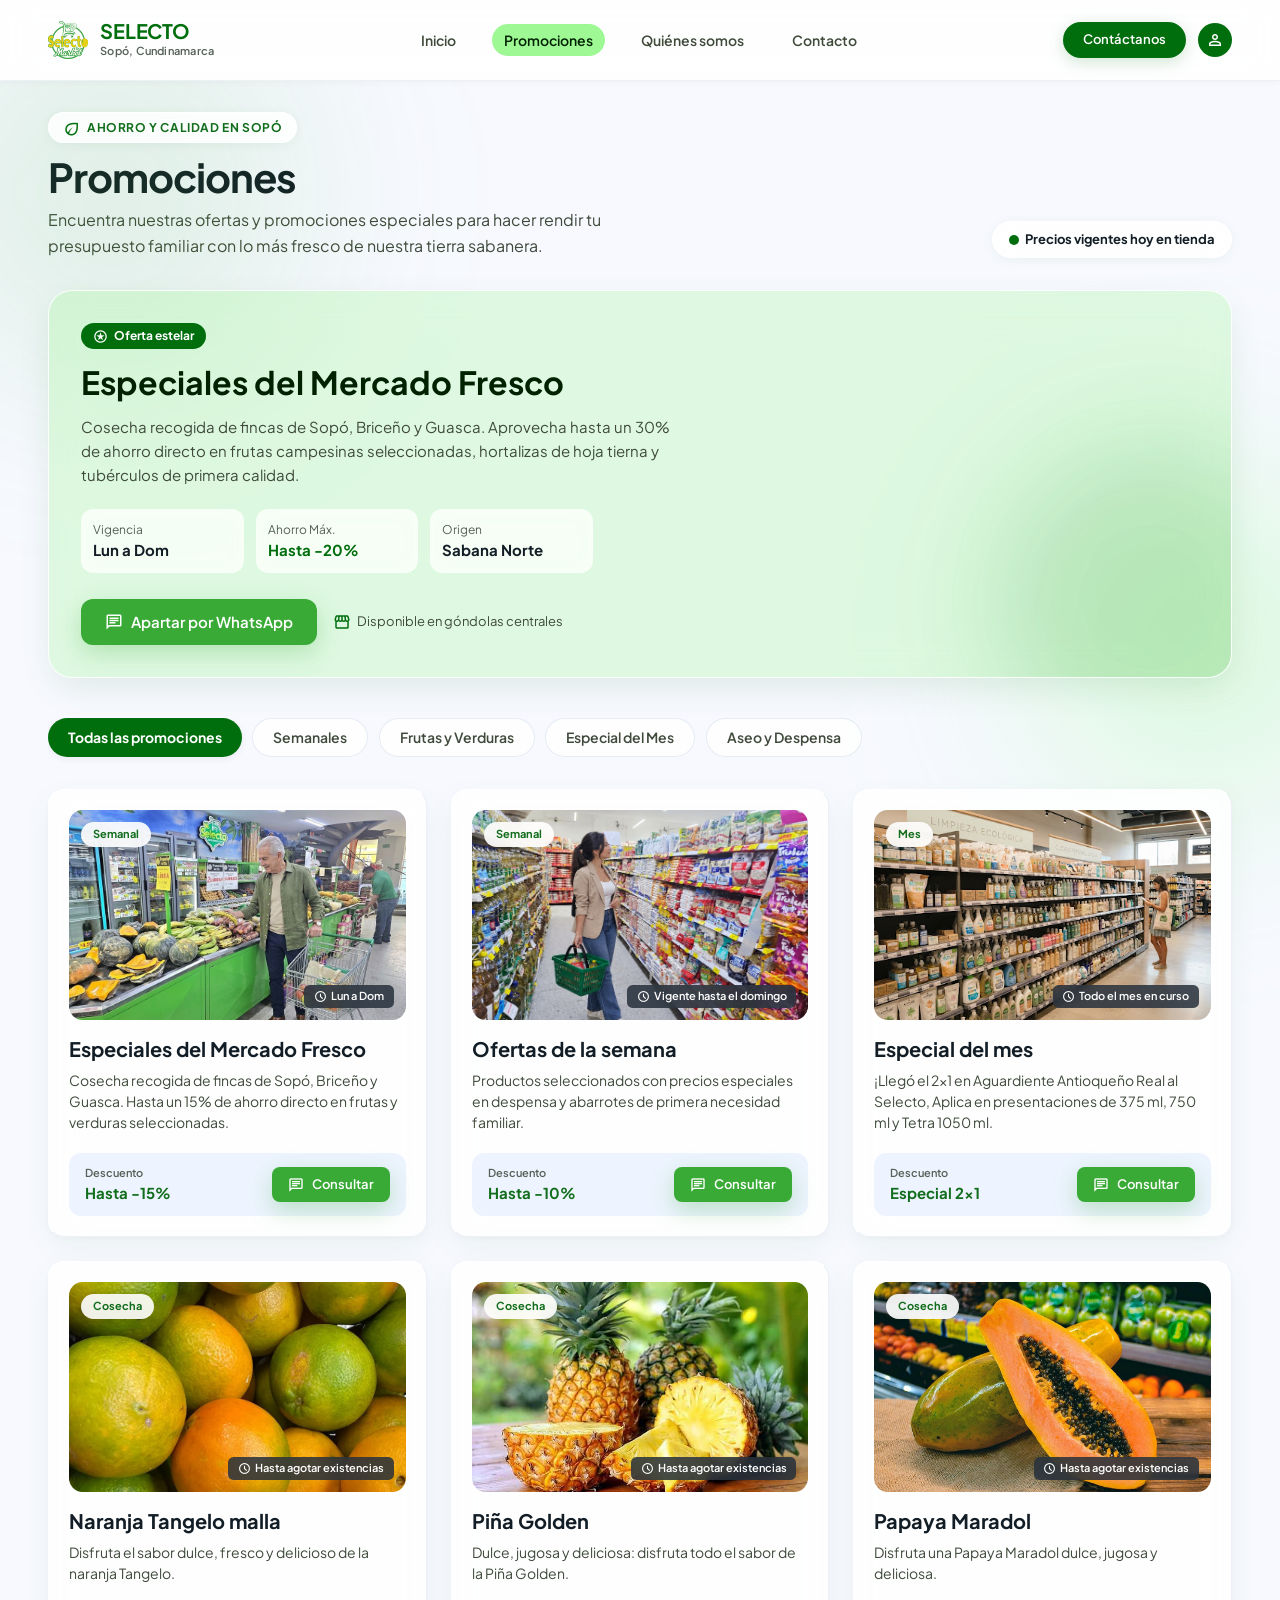
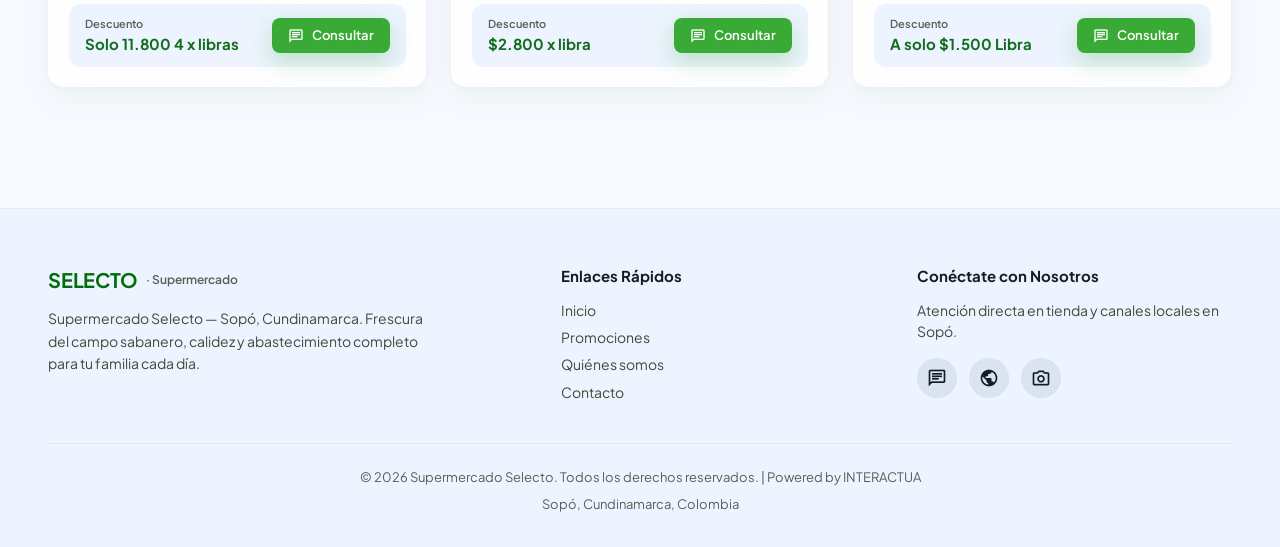
<file: promociones.html>
<!DOCTYPE html>
<html lang="es">

<head>
  <meta charset="utf-8">
  <meta name="viewport" content="width=device-width, initial-scale=1.0">
  <title>Promociones | Supermercado Selecto</title>
  <meta name="description"
    content="Descubre las ofertas, promociones especiales de la semana y cosecha campesina en Supermercado Selecto, Sopó, Cundinamarca. Ahorro y calidad para tu familia.">
  <link rel="icon" type="image/png" href="favicon/favicon.png">
  <link rel="stylesheet" href="css/styles.css">
</head>

<body>

  <!-- ENCABEZADO / NAVBAR -->
  <header class="site-header">
    <div class="container">
      <div class="site-header-inner">
        <!-- Brand / Logo -->
        <a href="index.html" class="brand-wrapper" title="Ir a Inicio - Supermercado Selecto">
          <img src="images/logo/logo-nav.png" alt="Logotipo Supermercado Selecto" class="brand-logo-img">
          <div class="brand-text-col">
            <span class="brand-title">SELECTO</span>
            <span class="brand-sub">Sopó, Cundinamarca</span>
          </div>
        </a>

        <!-- Navegación Desktop -->
        <nav class="main-nav" aria-label="Navegación principal">
          <a href="index.html" class="nav-link">Inicio</a>
          <a href="promociones.html" class="nav-link active" aria-current="page">Promociones</a>
          <a href="quienes-somos.html" class="nav-link">Quiénes somos</a>
          <a href="contacto.html" class="nav-link">Contacto</a>
        </nav>

        <!-- Acciones Cabecera -->
        <div class="header-actions">
          <a href="contacto.html" class="btn-header-cta">Contáctanos</a>
          <div class="header-user-badge" title="Atención al cliente">
            <span class="material-symbols-outlined" style="font-size: 18px;">person</span>
          </div>
          <button type="button" class="mobile-menu-toggle" id="mobileMenuBtn" aria-label="Abrir menú"
            aria-expanded="false">
            <span class="material-symbols-outlined">menu</span>
          </button>
        </div>
      </div>
    </div>

    <!-- Menú Móvil Desplegable -->
    <nav class="mobile-nav-panel" id="mobileNav" aria-label="Navegación móvil">
      <a href="index.html" class="mobile-nav-link">Inicio</a>
      <a href="promociones.html" class="mobile-nav-link active">Promociones</a>
      <a href="quienes-somos.html" class="mobile-nav-link">Quiénes somos</a>
      <a href="contacto.html" class="mobile-nav-link">Contacto</a>
    </nav>
  </header>

  <!-- CONTENIDO PRINCIPAL -->
  <main class="main-content">
    <div class="ambient-glow-wrapper">
      <!-- Orbes difuminados de fondo Liquid Glass -->
      <div class="ambient-orb ambient-orb-primary" style="top: -5rem; left: -5rem;"></div>
      <div class="ambient-orb ambient-orb-secondary" style="top: 25rem; right: -5rem;"></div>

      <!-- 1. HEADER DE PÁGINA -->
      <section style="padding-top: 2rem; padding-bottom: 2rem;">
        <div class="container">
          <div class="liquid-glass-pill" style="margin-bottom: 0.75rem;">
            <span class="material-symbols-outlined" style="color: var(--primary); font-size: 18px;">eco</span>
            <span
              style="font-size: 12px; font-weight: 700; color: var(--secondary); text-transform: uppercase; letter-spacing: 0.05em;">Ahorro
              y calidad en Sopó</span>
          </div>

          <div style="display: flex; flex-direction: column; gap: 1rem;">
            <div
              style="display: flex; flex-wrap: wrap; justify-content: space-between; align-items: flex-end; gap: 1rem;">
              <div>
                <h1
                  style="font-size: 2.5rem; font-weight: 800; letter-spacing: -0.025em; color: var(--on-surface); line-height: 1.1;">
                  Promociones
                </h1>
                <p
                  style="font-size: 16px; color: var(--on-surface-variant); max-width: 40rem; margin-top: 0.5rem; line-height: 1.6;">
                  Encuentra nuestras ofertas y promociones especiales para hacer rendir tu presupuesto familiar con lo
                  más fresco de nuestra tierra sabanera.
                </p>
              </div>

              <!-- Quick Status Pill -->
              <div class="liquid-glass-pill" style="padding: 0.5rem 1rem;">
                <span
                  style="width: 10px; height: 10px; border-radius: 9999px; background: var(--primary); display: inline-block;"></span>
                <span style="font-size: 13px; font-weight: 700; color: var(--on-surface);">Precios vigentes hoy en
                  tienda</span>
              </div>
            </div>
          </div>
        </div>
      </section>

      <!-- 2. BANNER DESTACADO DE LA SEMANA (Liquid Glass horizontal) -->
      <section style="padding-bottom: 2.5rem;">
        <div class="container">
          <div
            style="position: relative; overflow: hidden; border-radius: 1.5rem; background: rgba(158, 248, 148, 0.28); backdrop-filter: blur(20px); -webkit-backdrop-filter: blur(20px); padding: 2rem; box-shadow: 0 12px 36px -6px rgba(0, 110, 13, 0.12); border: 1px solid rgba(255, 255, 255, 0.9);">
            <div
              style="position: absolute; right: -5rem; bottom: -5rem; width: 20rem; height: 20rem; border-radius: 9999px; background: rgba(0, 110, 13, 0.12); filter: blur(50px); pointer-events: none;">
            </div>

            <div
              style="position: relative; z-index: 2; display: grid; grid-template-columns: 1fr; gap: 2rem; align-items: center;">
              <!-- Columna Texto y Beneficios -->
              <div style="display: flex; flex-direction: column; gap: 0.85rem; align-items: flex-start;">
                <div
                  style="display: inline-flex; align-items: center; gap: 0.4rem; padding: 0.25rem 0.75rem; border-radius: 9999px; background: var(--primary); color: #ffffff; font-size: 12px; font-weight: 700;">
                  <span class="material-symbols-outlined" style="font-size: 15px;">stars</span>
                  <span>Oferta estelar</span>
                </div>

                <h2 style="font-size: 2rem; font-weight: 700; color: var(--on-primary-fixed); line-height: 1.2;">
                  Especiales del Mercado Fresco
                </h2>

                <p style="font-size: 15px; color: var(--on-surface-variant); max-width: 38rem; line-height: 1.6;">
                  Cosecha recogida de fincas de Sopó, Briceño y Guasca. Aprovecha hasta un 30% de ahorro directo en
                  frutas campesinas seleccionadas, hortalizas de hoja tierna y tubérculos de primera calidad.
                </p>

                <!-- Metadata Tiles -->
                <div
                  style="display: grid; grid-template-columns: repeat(auto-fit, minmax(130px, 1fr)); gap: 0.75rem; width: 100%; max-width: 32rem; margin-top: 0.5rem;">
                  <div
                    style="background: rgba(255, 255, 255, 0.8); backdrop-filter: blur(10px); border-radius: 0.75rem; padding: 0.75rem; display: flex; flex-direction: column;">
                    <span style="font-size: 12px; color: var(--tertiary);">Vigencia</span>
                    <span style="font-size: 15px; font-weight: 700; color: var(--on-surface);">Lun a Dom</span>
                  </div>
                  <div
                    style="background: rgba(255, 255, 255, 0.8); backdrop-filter: blur(10px); border-radius: 0.75rem; padding: 0.75rem; display: flex; flex-direction: column;">
                    <span style="font-size: 12px; color: var(--tertiary);">Ahorro Máx.</span>
                    <span style="font-size: 15px; font-weight: 700; color: var(--primary);">Hasta -20%</span>
                  </div>
                  <div
                    style="background: rgba(255, 255, 255, 0.8); backdrop-filter: blur(10px); border-radius: 0.75rem; padding: 0.75rem; display: flex; flex-direction: column;">
                    <span style="font-size: 12px; color: var(--tertiary);">Origen</span>
                    <span style="font-size: 15px; font-weight: 700; color: var(--on-surface);">Sabana Norte</span>
                  </div>
                </div>

                <div style="display: flex; flex-wrap: wrap; align-items: center; gap: 1rem; margin-top: 0.75rem;">
                  <a href="https://wa.me/573202474830?text=Hola%20Supermercado%20Selecto,%20deseo%20conocer%20los%20precios%20del%20Especial%20de%20Mercado%20Fresco"
                    target="_blank" rel="noopener noreferrer" class="btn-primary"
                    style="padding: 0.75rem 1.5rem; border-radius: 0.75rem;">
                    <span class="material-symbols-outlined" style="font-size: 18px;">chat</span>
                    <span>Apartar por WhatsApp</span>
                  </a>
                  <span
                    style="font-size: 13px; color: var(--on-surface-variant); display: flex; align-items: center; gap: 0.35rem;">
                    <span class="material-symbols-outlined"
                      style="color: var(--primary); font-size: 18px;">storefront</span>
                    Disponible en góndolas centrales
                  </span>
                </div>
              </div>
            </div>
          </div>
        </div>
      </section>

      <!-- 3. FILTROS Y CATEGORÍAS DE PROMOCIONES -->
      <section style="padding-bottom: 1.5rem;">
        <div class="container">
          <div style="display: flex; gap: 0.65rem; overflow-x: auto; padding-bottom: 0.5rem; scrollbar-width: none;">
            <button type="button" class="filter-btn" data-category="todas"
              style="padding: 0.5rem 1.25rem; border-radius: 9999px; font-size: 14px; font-weight: 700; background-color: var(--primary); color: #ffffff; border: none; cursor: pointer; white-space: nowrap; box-shadow: 0 2px 8px rgba(0,0,0,0.06); transition: all 0.2s;">
              Todas las promociones
            </button>
            <button type="button" class="filter-btn" data-category="Semanal"
              style="padding: 0.5rem 1.25rem; border-radius: 9999px; font-size: 14px; font-weight: 600; background-color: rgba(255,255,255,0.85); color: var(--on-surface-variant); border: 1px solid rgba(226,232,240,0.8); cursor: pointer; white-space: nowrap; transition: all 0.2s;">
              Semanales
            </button>
            <button type="button" class="filter-btn" data-category="Cosecha"
              style="padding: 0.5rem 1.25rem; border-radius: 9999px; font-size: 14px; font-weight: 600; background-color: rgba(255,255,255,0.85); color: var(--on-surface-variant); border: 1px solid rgba(226,232,240,0.8); cursor: pointer; white-space: nowrap; transition: all 0.2s;">
              Frutas y Verduras
            </button>
            <button type="button" class="filter-btn" data-category="Mes"
              style="padding: 0.5rem 1.25rem; border-radius: 9999px; font-size: 14px; font-weight: 600; background-color: rgba(255,255,255,0.85); color: var(--on-surface-variant); border: 1px solid rgba(226,232,240,0.8); cursor: pointer; white-space: nowrap; transition: all 0.2s;">
              Especial del Mes
            </button>
            <button type="button" class="filter-btn" data-category="Hogar"
              style="padding: 0.5rem 1.25rem; border-radius: 9999px; font-size: 14px; font-weight: 600; background-color: rgba(255,255,255,0.85); color: var(--on-surface-variant); border: 1px solid rgba(226,232,240,0.8); cursor: pointer; white-space: nowrap; transition: all 0.2s;">
              Aseo y Despensa
            </button>
          </div>
        </div>
      </section>

      <!-- 4. GRID DE TARJETAS DINÁMICAS (Llenado con promociones.js) -->
      <section style="padding-bottom: 4rem;">
        <div class="container">
          <div class="grid-3-cols" id="promotions-grid">
            <!-- Las tarjetas se generan dinámicamente desde js/promociones.js -->
          </div>
        </div>
      </section>
    </div>
  </main>

  <!-- PIE DE PÁGINA / FOOTER -->
  <footer class="site-footer">
    <div class="container">
      <div class="footer-grid">
        <!-- Columna Marca -->
        <div style="display: flex; flex-direction: column; gap: 0.75rem;">
          <div style="display: flex; align-items: center; gap: 0.5rem;">
            <span
              style="font-size: 20px; font-weight: 700; color: var(--primary); letter-spacing: -0.01em;">SELECTO</span>
            <span style="font-size: 12px; color: var(--tertiary); font-weight: 600;">· Supermercado</span>
          </div>
          <p style="font-size: 14px; color: var(--on-surface-variant); max-width: 24rem; line-height: 1.6;">
            Supermercado Selecto — Sopó, Cundinamarca. Frescura del campo sabanero, calidez y abastecimiento
            completo para tu familia cada día.
          </p>
        </div>

        <!-- Columna Enlaces -->
        <div style="display: flex; flex-direction: column; gap: 0.75rem;">
          <span style="font-size: 15px; font-weight: 700; color: var(--on-surface);">Enlaces Rápidos</span>
          <div style="display: flex; flex-direction: column; gap: 0.4rem;">
            <a href="index.html" style="font-size: 14px; color: var(--on-surface-variant); transition: color 0.2s;"
              onmouseover="this.style.color='var(--primary)'"
              onmouseout="this.style.color='var(--on-surface-variant)'">Inicio</a>
            <a href="promociones.html"
              style="font-size: 14px; color: var(--on-surface-variant); transition: color 0.2s;"
              onmouseover="this.style.color='var(--primary)'"
              onmouseout="this.style.color='var(--on-surface-variant)'">Promociones</a>
            <a href="quienes-somos.html"
              style="font-size: 14px; color: var(--on-surface-variant); transition: color 0.2s;"
              onmouseover="this.style.color='var(--primary)'"
              onmouseout="this.style.color='var(--on-surface-variant)'">Quiénes somos</a>
            <a href="contacto.html" style="font-size: 14px; color: var(--on-surface-variant); transition: color 0.2s;"
              onmouseover="this.style.color='var(--primary)'"
              onmouseout="this.style.color='var(--on-surface-variant)'">Contacto</a>
          </div>
        </div>

        <!-- Columna Redes Sociales -->
        <div style="display: flex; flex-direction: column; gap: 0.75rem;">
          <span style="font-size: 15px; font-weight: 700; color: var(--on-surface);">Conéctate con Nosotros</span>
          <p style="font-size: 14px; color: var(--on-surface-variant);">Atención directa en tienda y canales locales en
            Sopó.</p>
          <div style="display: flex; align-items: center; gap: 0.75rem; margin-top: 0.25rem;">
            <!-- Placeholder WhatsApp -->
            <a href="https://wa.me/573202474830" target="_blank" rel="noopener noreferrer" class="footer-social-btn"
              aria-label="Canal de WhatsApp de Supermercado Selecto">
              <span class="material-symbols-outlined" style="font-size: 20px;">chat</span>
            </a>
            <!-- Placeholder Facebook -->
            <a href="#" class="footer-social-btn" aria-label="Página de Facebook de Supermercado Selecto">
              <span class="material-symbols-outlined" style="font-size: 20px;">public</span>
            </a>
            <!-- Placeholder Instagram -->
            <a href="#" class="footer-social-btn" aria-label="Cuenta de Instagram de Supermercado Selecto">
              <span class="material-symbols-outlined" style="font-size: 20px;">photo_camera</span>
            </a>
          </div>
        </div>
      </div>

      <!-- Copyright Subfooter -->
      <div
        style="padding-top: 1.5rem; display: flex; flex-direction: column; gap: 0.5rem; justify-content: space-between; align-items: center; font-size: 13px; color: var(--tertiary);">

        <span>
          © 2026 Supermercado Selecto. Todos los derechos reservados. | Powered by
          <a href="https://interactua360.com/" target="_blank" rel="noopener noreferrer"
            style="color: inherit; text-decoration: none;" onmouseover="this.style.textDecoration='underline'"
            onmouseout="this.style.textDecoration='none'">
            INTERACTUA
          </a>
        </span>

        <span>Sopó, Cundinamarca, Colombia</span>

      </div>
    </div>
  </footer>

  <script src="js/main.js"></script>
  <script src="js/promociones.js"></script>
</body>

</html>
</file>
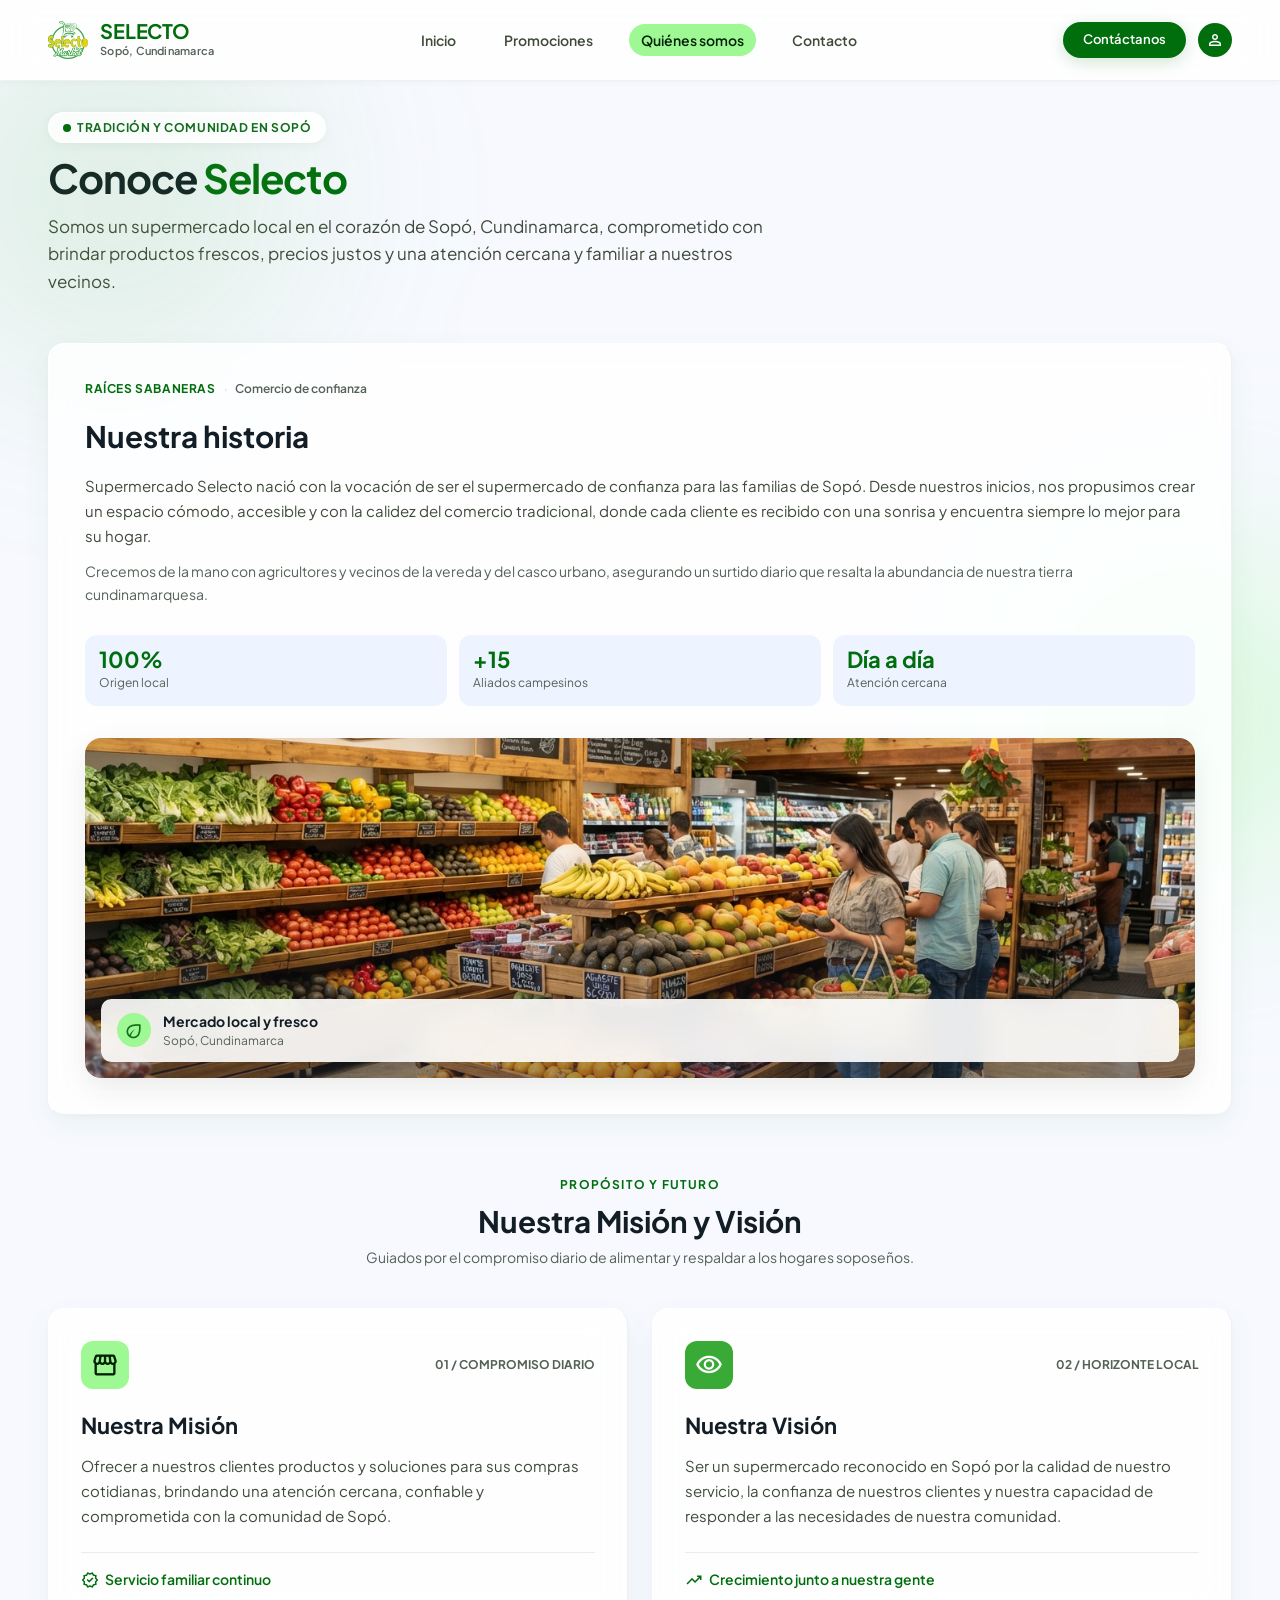
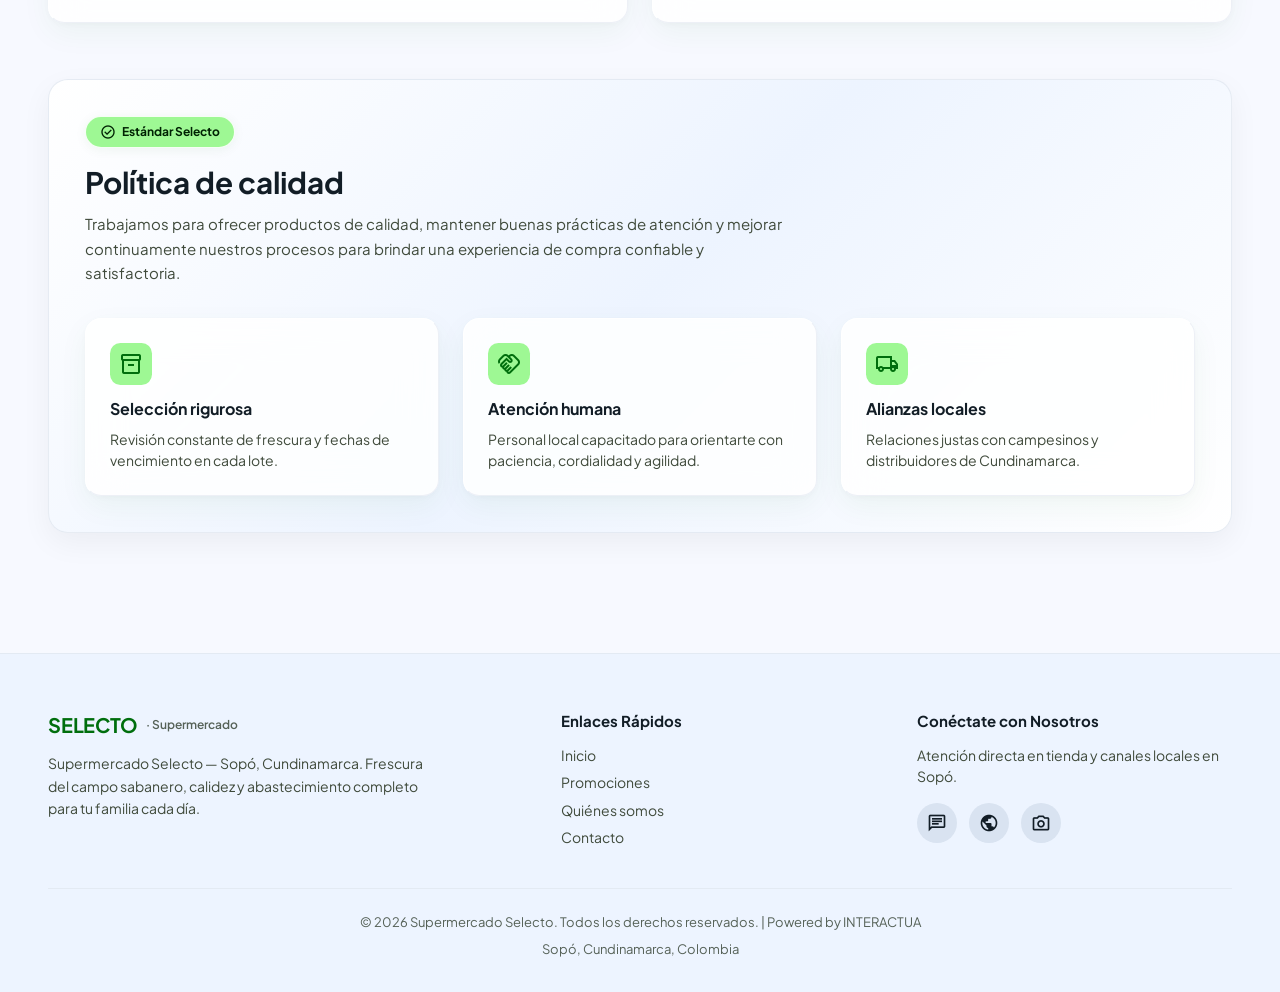
<file: quienes-somos.html>
<!DOCTYPE html>
<html lang="es">

<head>
  <meta charset="utf-8">
  <meta name="viewport" content="width=device-width, initial-scale=1.0">
  <title>Quiénes somos | Supermercado Selecto</title>
  <meta name="description"
    content="Conoce la historia, misión, visión y política de calidad de Supermercado Selecto en Sopó, Cundinamarca. Tradición campesina y calidez vecinal.">
  <link rel="icon" type="image/png" href="favicon/favicon.png">
  <link rel="stylesheet" href="css/styles.css">
</head>

<body>

  <!-- ENCABEZADO / NAVBAR -->
  <header class="site-header">
    <div class="container">
      <div class="site-header-inner">
        <!-- Brand / Logo -->
        <a href="index.html" class="brand-wrapper" title="Ir a Inicio - Supermercado Selecto">
          <img src="images/logo/logo-nav.png" alt="Logotipo Supermercado Selecto" class="brand-logo-img">
          <div class="brand-text-col">
            <span class="brand-title">SELECTO</span>
            <span class="brand-sub">Sopó, Cundinamarca</span>
          </div>
        </a>

        <!-- Navegación Desktop -->
        <nav class="main-nav" aria-label="Navegación principal">
          <a href="index.html" class="nav-link">Inicio</a>
          <a href="promociones.html" class="nav-link">Promociones</a>
          <a href="quienes-somos.html" class="nav-link active" aria-current="page">Quiénes somos</a>
          <a href="contacto.html" class="nav-link">Contacto</a>
        </nav>

        <!-- Acciones Cabecera -->
        <div class="header-actions">
          <a href="contacto.html" class="btn-header-cta">Contáctanos</a>
          <div class="header-user-badge" title="Atención al cliente">
            <span class="material-symbols-outlined" style="font-size: 18px;">person</span>
          </div>
          <button type="button" class="mobile-menu-toggle" id="mobileMenuBtn" aria-label="Abrir menú"
            aria-expanded="false">
            <span class="material-symbols-outlined">menu</span>
          </button>
        </div>
      </div>
    </div>

    <!-- Menú Móvil Desplegable -->
    <nav class="mobile-nav-panel" id="mobileNav" aria-label="Navegación móvil">
      <a href="index.html" class="mobile-nav-link">Inicio</a>
      <a href="promociones.html" class="mobile-nav-link">Promociones</a>
      <a href="quienes-somos.html" class="mobile-nav-link active">Quiénes somos</a>
      <a href="contacto.html" class="mobile-nav-link">Contacto</a>
    </nav>
  </header>

  <!-- CONTENIDO PRINCIPAL -->
  <main class="main-content">
    <div class="ambient-glow-wrapper">
      <!-- Orbes difuminados de fondo Liquid Glass -->
      <div class="ambient-orb ambient-orb-primary" style="top: -5rem; left: -5rem;"></div>
      <div class="ambient-orb ambient-orb-secondary" style="top: 30rem; right: -5rem;"></div>

      <div class="container" style="padding-top: 2rem; padding-bottom: 4rem;">
        <!-- ENCABEZADO DE SECCIÓN -->
        <section style="max-width: 46rem; display: flex; flex-direction: column; gap: 0.75rem; margin-bottom: 3rem;">
          <div class="liquid-glass-pill" style="align-self: flex-start;">
            <span
              style="width: 8px; height: 8px; border-radius: 9999px; background: var(--primary); display: inline-block;"></span>
            <span
              style="font-size: 12px; font-weight: 700; color: var(--secondary); text-transform: uppercase; letter-spacing: 0.05em;">Tradición
              y comunidad en Sopó</span>
          </div>

          <h1
            style="font-size: 2.5rem; font-weight: 800; letter-spacing: -0.025em; color: var(--on-surface); line-height: 1.15;">
            Conoce <span style="color: var(--primary);">Selecto</span>
          </h1>

          <p style="font-size: 17px; color: var(--on-surface-variant); line-height: 1.6;">
            Somos un supermercado local en el corazón de Sopó, Cundinamarca, comprometido con brindar productos frescos,
            precios justos y una atención cercana y familiar a nuestros vecinos.
          </p>
        </section>

        <!-- BLOQUE 1: NUESTRA HISTORIA -->
        <section style="margin-bottom: 3.5rem;">
          <div class="liquid-glass-card" style="padding: 2.25rem; overflow: hidden;">
            <div style="display: grid; grid-template-columns: 1fr; gap: 2rem; align-items: center;">
              <!-- Narrative Column -->
              <div style="display: flex; flex-direction: column; gap: 1rem;">
                <div style="display: flex; align-items: center; gap: 0.5rem;">
                  <span
                    style="font-size: 12px; font-weight: 700; color: var(--primary); text-transform: uppercase; letter-spacing: 0.05em;">Raíces
                    Sabaneras</span>
                  <span style="color: var(--outline-variant); font-size: 12px;">·</span>
                  <span style="font-size: 12px; font-weight: 600; color: var(--tertiary);">Comercio de confianza</span>
                </div>

                <h2 style="font-size: 1.85rem; font-weight: 700; color: var(--on-surface);">
                  Nuestra historia
                </h2>

                <div
                  style="display: flex; flex-direction: column; gap: 0.75rem; font-size: 15px; color: var(--on-surface-variant); line-height: 1.65;">
                  <p>
                    Supermercado Selecto nació con la vocación de ser el supermercado de confianza para las familias de
                    Sopó. Desde nuestros inicios, nos propusimos crear un espacio cómodo, accesible y con la calidez del
                    comercio tradicional, donde cada cliente es recibido con una sonrisa y encuentra siempre lo mejor
                    para su hogar.
                  </p>
                  <p style="color: var(--tertiary); font-size: 14px;">
                    Crecemos de la mano con agricultores y vecinos de la vereda y del casco urbano, asegurando un
                    surtido diario que resalta la abundancia de nuestra tierra cundinamarquesa.
                  </p>
                </div>

                <!-- Quick Highlights Bar -->
                <div style="display: grid; grid-template-columns: repeat(3, 1fr); gap: 0.75rem; padding-top: 0.75rem;">
                  <div
                    style="background: var(--surface-container-low); padding: 0.85rem; border-radius: 0.75rem; display: flex; flex-direction: column;">
                    <span style="font-size: 22px; font-weight: 800; color: var(--primary); line-height: 1;">100%</span>
                    <span style="font-size: 12px; color: var(--tertiary); margin-top: 0.25rem;">Origen local</span>
                  </div>
                  <div
                    style="background: var(--surface-container-low); padding: 0.85rem; border-radius: 0.75rem; display: flex; flex-direction: column;">
                    <span style="font-size: 22px; font-weight: 800; color: var(--primary); line-height: 1;">+15</span>
                    <span style="font-size: 12px; color: var(--tertiary); margin-top: 0.25rem;">Aliados
                      campesinos</span>
                  </div>
                  <div
                    style="background: var(--surface-container-low); padding: 0.85rem; border-radius: 0.75rem; display: flex; flex-direction: column;">
                    <span style="font-size: 22px; font-weight: 800; color: var(--primary); line-height: 1;">Día a
                      día</span>
                    <span style="font-size: 12px; color: var(--tertiary); margin-top: 0.25rem;">Atención cercana</span>
                  </div>
                </div>
              </div>

              <!-- Image Column -->
              <div
                style="position: relative; width: 100%; border-radius: 1rem; overflow: hidden; box-shadow: 0 10px 30px rgba(0,0,0,0.08);">
                <img src="images/quienes-somos/historia-mercado.png"
                  alt="Interior cálido y colorido de Supermercado Selecto en Sopó"
                  style="width: 100%; height: 340px; object-fit: cover;">
                <div
                  style="position: absolute; inset: 0; background: linear-gradient(to top, rgba(39, 49, 60, 0.4), transparent 50%);">
                </div>

                <div
                  style="position: absolute; bottom: 1rem; left: 1rem; right: 1rem; background: rgba(255, 255, 255, 0.9); backdrop-filter: blur(12px); padding: 0.75rem 1rem; border-radius: 0.65rem; display: flex; align-items: center; gap: 0.75rem;">
                  <div
                    style="width: 34px; height: 34px; border-radius: 9999px; background: var(--secondary-fixed); display: flex; align-items: center; justify-content: center; flex-shrink: 0;">
                    <span class="material-symbols-outlined" style="color: var(--secondary); font-size: 20px;">eco</span>
                  </div>
                  <div style="display: flex; flex-direction: column; min-width: 0;">
                    <span style="font-size: 14px; font-weight: 700; color: var(--on-surface);">Mercado local y
                      fresco</span>
                    <span style="font-size: 12px; color: var(--tertiary);">Sopó, Cundinamarca</span>
                  </div>
                </div>
              </div>
            </div>
          </div>
        </section>

        <!-- BLOQUE 2 & 3: MISIÓN Y VISIÓN -->
        <section style="margin-bottom: 3.5rem;">
          <div style="text-align: center; max-width: 42rem; margin: 0 auto 2.5rem;">
            <span
              style="font-size: 12px; font-weight: 700; color: var(--primary); text-transform: uppercase; letter-spacing: 0.1em;">Propósito
              y Futuro</span>
            <h2 style="font-size: 1.85rem; font-weight: 700; color: var(--on-surface); margin-top: 0.25rem;">Nuestra
              Misión y Visión</h2>
            <p style="font-size: 14px; color: var(--tertiary); margin-top: 0.25rem;">Guiados por el compromiso diario de
              alimentar y respaldar a los hogares soposeños.</p>
          </div>

          <div style="display: grid; grid-template-columns: repeat(auto-fit, minmax(300px, 1fr)); gap: 1.5rem;">
            <!-- Misión Card -->
            <div class="liquid-glass-card"
              style="padding: 2rem; display: flex; flex-direction: column; justify-content: space-between;">
              <div>
                <div
                  style="display: flex; align-items: center; justify-content: space-between; margin-bottom: 1.25rem;">
                  <div
                    style="width: 48px; height: 48px; border-radius: 0.75rem; background: var(--secondary-fixed); display: flex; align-items: center; justify-content: center; color: var(--on-secondary-fixed);">
                    <span class="material-symbols-outlined" style="font-size: 28px;">storefront</span>
                  </div>
                  <span style="font-size: 12px; font-weight: 700; color: var(--tertiary); text-transform: uppercase;">01
                    / Compromiso diario</span>
                </div>
                <h3 style="font-size: 22px; font-weight: 700; color: var(--on-surface); margin-bottom: 0.75rem;">Nuestra
                  Misión</h3>
                <p style="font-size: 15px; color: var(--on-surface-variant); line-height: 1.65;">
                  Ofrecer a nuestros clientes productos y soluciones para sus compras cotidianas, brindando una atención
                  cercana, confiable y comprometida con la comunidad de Sopó.
                </p>
              </div>
              <div
                style="margin-top: 1.5rem; padding-top: 1rem; border-top: 1px solid rgba(226,232,240,0.8); display: flex; align-items: center; gap: 0.4rem; color: var(--primary); font-size: 14px; font-weight: 600;">
                <span class="material-symbols-outlined" style="font-size: 18px;">verified</span>
                <span>Servicio familiar continuo</span>
              </div>
            </div>

            <!-- Visión Card -->
            <div class="liquid-glass-card"
              style="padding: 2rem; display: flex; flex-direction: column; justify-content: space-between;">
              <div>
                <div
                  style="display: flex; align-items: center; justify-content: space-between; margin-bottom: 1.25rem;">
                  <div
                    style="width: 48px; height: 48px; border-radius: 0.75rem; background: var(--primary-container); display: flex; align-items: center; justify-content: center; color: #ffffff;">
                    <span class="material-symbols-outlined" style="font-size: 28px;">visibility</span>
                  </div>
                  <span style="font-size: 12px; font-weight: 700; color: var(--tertiary); text-transform: uppercase;">02
                    / Horizonte local</span>
                </div>
                <h3 style="font-size: 22px; font-weight: 700; color: var(--on-surface); margin-bottom: 0.75rem;">Nuestra
                  Visión</h3>
                <p style="font-size: 15px; color: var(--on-surface-variant); line-height: 1.65;">
                  Ser un supermercado reconocido en Sopó por la calidad de nuestro servicio, la confianza de nuestros
                  clientes y nuestra capacidad de responder a las necesidades de nuestra comunidad.
                </p>
              </div>
              <div
                style="margin-top: 1.5rem; padding-top: 1rem; border-top: 1px solid rgba(226,232,240,0.8); display: flex; align-items: center; gap: 0.4rem; color: var(--primary); font-size: 14px; font-weight: 600;">
                <span class="material-symbols-outlined" style="font-size: 18px;">trending_up</span>
                <span>Crecimiento junto a nuestra gente</span>
              </div>
            </div>
          </div>
        </section>

        <!-- BLOQUE 4: POLÍTICA DE CALIDAD -->
        <section>
          <div
            style="background: linear-gradient(135deg, #ffffff 0%, var(--surface-container-low) 50%, #ffffff 100%); border-radius: 1.25rem; box-shadow: 0 10px 30px rgba(0,0,0,0.05); padding: 2.25rem; border: 1px solid rgba(226,232,240,0.8);">
            <div style="max-width: 44rem; margin-bottom: 2rem;">
              <div class="liquid-glass-pill"
                style="margin-bottom: 0.5rem; background: var(--secondary-fixed); color: var(--on-secondary-fixed);">
                <span class="material-symbols-outlined" style="font-size: 16px;">check_circle</span>
                <span style="font-size: 12px; font-weight: 700;">Estándar Selecto</span>
              </div>
              <h2 style="font-size: 1.85rem; font-weight: 700; color: var(--on-surface); margin-top: 0.25rem;">
                Política de calidad
              </h2>
              <p style="font-size: 15px; color: var(--on-surface-variant); margin-top: 0.5rem; line-height: 1.65;">
                Trabajamos para ofrecer productos de calidad, mantener buenas prácticas de atención y mejorar
                continuamente nuestros procesos para brindar una experiencia de compra confiable y satisfactoria.
              </p>
            </div>

            <!-- 3 Pilares Visuales -->
            <div class="grid-3-cols">
              <div class="liquid-glass-card"
                style="padding: 1.5rem; display: flex; flex-direction: column; gap: 0.5rem;">
                <div
                  style="width: 42px; height: 42px; border-radius: 0.65rem; background: var(--secondary-fixed); display: flex; align-items: center; justify-content: center; color: var(--primary);">
                  <span class="material-symbols-outlined">inventory_2</span>
                </div>
                <h3 style="font-size: 16px; font-weight: 700; color: var(--on-surface); margin-top: 0.25rem;">Selección
                  rigurosa</h3>
                <p style="font-size: 14px; color: var(--on-surface-variant); line-height: 1.5;">Revisión constante de
                  frescura y fechas de vencimiento en cada lote.</p>
              </div>

              <div class="liquid-glass-card"
                style="padding: 1.5rem; display: flex; flex-direction: column; gap: 0.5rem;">
                <div
                  style="width: 42px; height: 42px; border-radius: 0.65rem; background: var(--secondary-fixed); display: flex; align-items: center; justify-content: center; color: var(--primary);">
                  <span class="material-symbols-outlined">handshake</span>
                </div>
                <h3 style="font-size: 16px; font-weight: 700; color: var(--on-surface); margin-top: 0.25rem;">Atención
                  humana</h3>
                <p style="font-size: 14px; color: var(--on-surface-variant); line-height: 1.5;">Personal local
                  capacitado para orientarte con paciencia, cordialidad y agilidad.</p>
              </div>

              <div class="liquid-glass-card"
                style="padding: 1.5rem; display: flex; flex-direction: column; gap: 0.5rem;">
                <div
                  style="width: 42px; height: 42px; border-radius: 0.65rem; background: var(--secondary-fixed); display: flex; align-items: center; justify-content: center; color: var(--primary);">
                  <span class="material-symbols-outlined">local_shipping</span>
                </div>
                <h3 style="font-size: 16px; font-weight: 700; color: var(--on-surface); margin-top: 0.25rem;">Alianzas
                  locales</h3>
                <p style="font-size: 14px; color: var(--on-surface-variant); line-height: 1.5;">Relaciones justas con
                  campesinos y distribuidores de Cundinamarca.</p>
              </div>
            </div>
          </div>
        </section>
      </div>
    </div>
  </main>

  <!-- PIE DE PÁGINA / FOOTER -->
  <footer class="site-footer">
    <div class="container">
      <div class="footer-grid">
        <!-- Columna Marca -->
        <div style="display: flex; flex-direction: column; gap: 0.75rem;">
          <div style="display: flex; align-items: center; gap: 0.5rem;">
            <span
              style="font-size: 20px; font-weight: 700; color: var(--primary); letter-spacing: -0.01em;">SELECTO</span>
            <span style="font-size: 12px; color: var(--tertiary); font-weight: 600;">· Supermercado</span>
          </div>
          <p style="font-size: 14px; color: var(--on-surface-variant); max-width: 24rem; line-height: 1.6;">
            Supermercado Selecto — Sopó, Cundinamarca. Frescura del campo sabanero, calidez y abastecimiento
            completo para tu familia cada día.
          </p>
        </div>

        <!-- Columna Enlaces -->
        <div style="display: flex; flex-direction: column; gap: 0.75rem;">
          <span style="font-size: 15px; font-weight: 700; color: var(--on-surface);">Enlaces Rápidos</span>
          <div style="display: flex; flex-direction: column; gap: 0.4rem;">
            <a href="index.html" style="font-size: 14px; color: var(--on-surface-variant); transition: color 0.2s;"
              onmouseover="this.style.color='var(--primary)'"
              onmouseout="this.style.color='var(--on-surface-variant)'">Inicio</a>
            <a href="promociones.html"
              style="font-size: 14px; color: var(--on-surface-variant); transition: color 0.2s;"
              onmouseover="this.style.color='var(--primary)'"
              onmouseout="this.style.color='var(--on-surface-variant)'">Promociones</a>
            <a href="quienes-somos.html"
              style="font-size: 14px; color: var(--on-surface-variant); transition: color 0.2s;"
              onmouseover="this.style.color='var(--primary)'"
              onmouseout="this.style.color='var(--on-surface-variant)'">Quiénes somos</a>
            <a href="contacto.html" style="font-size: 14px; color: var(--on-surface-variant); transition: color 0.2s;"
              onmouseover="this.style.color='var(--primary)'"
              onmouseout="this.style.color='var(--on-surface-variant)'">Contacto</a>
          </div>
        </div>

        <!-- Columna Redes Sociales -->
        <div style="display: flex; flex-direction: column; gap: 0.75rem;">
          <span style="font-size: 15px; font-weight: 700; color: var(--on-surface);">Conéctate con Nosotros</span>
          <p style="font-size: 14px; color: var(--on-surface-variant);">Atención directa en tienda y canales locales en
            Sopó.</p>
          <div style="display: flex; align-items: center; gap: 0.75rem; margin-top: 0.25rem;">
            <!-- Placeholder WhatsApp -->
            <a href="https://wa.me/573202474830" target="_blank" rel="noopener noreferrer" class="footer-social-btn"
              aria-label="Canal de WhatsApp de Supermercado Selecto">
              <span class="material-symbols-outlined" style="font-size: 20px;">chat</span>
            </a>
            <!-- Placeholder Facebook -->
            <a href="#" class="footer-social-btn" aria-label="Página de Facebook de Supermercado Selecto">
              <span class="material-symbols-outlined" style="font-size: 20px;">public</span>
            </a>
            <!-- Placeholder Instagram -->
            <a href="#" class="footer-social-btn" aria-label="Cuenta de Instagram de Supermercado Selecto">
              <span class="material-symbols-outlined" style="font-size: 20px;">photo_camera</span>
            </a>
          </div>
        </div>
      </div>

      <!-- Copyright Subfooter -->
      <div
        style="padding-top: 1.5rem; display: flex; flex-direction: column; gap: 0.5rem; justify-content: space-between; align-items: center; font-size: 13px; color: var(--tertiary);">

        <span>
          © 2026 Supermercado Selecto. Todos los derechos reservados. | Powered by
          <a href="https://interactua360.com/" target="_blank" rel="noopener noreferrer"
            style="color: inherit; text-decoration: none;" onmouseover="this.style.textDecoration='underline'"
            onmouseout="this.style.textDecoration='none'">
            INTERACTUA
          </a>
        </span>

        <span>Sopó, Cundinamarca, Colombia</span>

      </div>
  </footer>

  <script src="js/main.js"></script>
</body>

</html>
</file>
<file: css/styles.css>
/**
 * Supermercado Selecto - Hoja de Estilos Principal
 * Diseño: Liquid Glass / Refined Glassmorphism (Basado en diseño Stitch aprobado)
 * Colores de marca: Verde Principal (#39AA35), Verde Bosque (#237A27), Botánico (#EAF7E9)
 * 100% Recursos Locales (Fuentes, Iconos, Estilos)
 */

/* ==========================================================================
   1. FUENTES LOCALES Y SISTEMA TIPOGRÁFICO
   ========================================================================== */
@font-face {
  font-family: 'Plus Jakarta Sans';
  src: url('../fonts/PlusJakartaSans-Regular.ttf') format('truetype');
  font-weight: 400;
  font-style: normal;
  font-display: swap;
}

@font-face {
  font-family: 'Plus Jakarta Sans';
  src: url('../fonts/PlusJakartaSans-Medium.ttf') format('truetype');
  font-weight: 500;
  font-style: normal;
  font-display: swap;
}

@font-face {
  font-family: 'Plus Jakarta Sans';
  src: url('../fonts/PlusJakartaSans-SemiBold.ttf') format('truetype');
  font-weight: 600;
  font-style: normal;
  font-display: swap;
}

@font-face {
  font-family: 'Plus Jakarta Sans';
  src: url('../fonts/PlusJakartaSans-Bold.ttf') format('truetype');
  font-weight: 700;
  font-style: normal;
  font-display: swap;
}

@font-face {
  font-family: 'Material Symbols Outlined';
  src: url('../fonts/MaterialSymbolsOutlined.ttf') format('truetype');
  font-weight: 100 700;
  font-style: normal;
  font-display: block;
}

.material-symbols-outlined {
  font-family: 'Material Symbols Outlined';
  font-weight: normal;
  font-style: normal;
  font-size: 24px;
  line-height: 1;
  letter-spacing: normal;
  text-transform: none;
  display: inline-block;
  white-space: nowrap;
  word-wrap: normal;
  direction: ltr;
  -webkit-font-smoothing: antialiased;
  text-rendering: optimizeLegibility;
  font-feature-settings: 'liga';
}

/* ==========================================================================
   2. VARIABLES CSS Y DESIGN TOKENS (De DESIGN.md de Google Stitch)
   ========================================================================== */
:root {
  /* Brand colors */
  --primary: #006e0d;
  --primary-container: #39aa35;
  --on-primary: #ffffff;
  --on-primary-container: #003603;
  --inverse-primary: #6ede62;
  --primary-fixed: #8afc7b;
  --primary-fixed-dim: #6ede62;
  --on-primary-fixed: #002201;

  --secondary: #126d1c;
  --secondary-container: #9ef894;
  --on-secondary: #ffffff;
  --on-secondary-container: #1b7422;
  --secondary-fixed: #9ef894;
  --secondary-fixed-dim: #83db7b;
  --on-secondary-fixed: #002203;

  --tertiary: #556157;
  --tertiary-container: #8b988c;
  --on-tertiary: #ffffff;
  --on-tertiary-container: #253027;

  /* Surfaces & canvas */
  --background: #f7f9ff;
  --surface: #f7f9ff;
  --surface-dim: #d1dbe8;
  --surface-bright: #f7f9ff;
  --surface-container-lowest: #ffffff;
  --surface-container-low: #edf4ff;
  --surface-container: #e4effd;
  --surface-container-high: #dfe9f7;
  --surface-container-highest: #d9e3f1;

  /* Neutrals & Text */
  --on-surface: #121d26;
  --on-surface-variant: #3f4a3b;
  --outline: #6f7b69;
  --outline-variant: #becab6;
  --inverse-surface: #27313c;
  --inverse-on-surface: #e8f2ff;

  /* Utility */
  --error: #ba1a1a;
  --on-error: #ffffff;
  --error-container: #ffdad6;
  --on-error-container: #93000a;

  /* Liquid Glass border highlights */
  --glass-border: rgba(226, 232, 240, 0.7);
  --glass-border-specular: rgba(255, 255, 255, 0.85);

  /* Spacings */
  --margin-desktop: 3rem;
  --margin-mobile: 1.25rem;
  --gutter: 1.5rem;
  --gutter-mobile: 1rem;
}

/* ==========================================================================
   3. BASE Y RESET
   ========================================================================== */
*, *::before, *::after {
  box-sizing: border-box;
  margin: 0;
  padding: 0;
}

html {
  font-family: 'Plus Jakarta Sans', system-ui, -apple-system, BlinkMacSystemFont, 'Segoe UI', Roboto, sans-serif;
  color: var(--on-surface);
  background-color: var(--background);
  scroll-behavior: smooth;
  -webkit-font-smoothing: antialiased;
  -moz-osx-font-smoothing: grayscale;
}

body {
  min-height: 100vh;
  display: flex;
  flex-direction: column;
  overflow-x: hidden;
  line-height: 1.5;
}

::selection {
  background-color: var(--secondary-fixed);
  color: var(--on-secondary-fixed);
}

img, picture, video, canvas, svg {
  display: block;
  max-width: 100%;
}

input, button, textarea, select {
  font: inherit;
}

a {
  color: inherit;
  text-decoration: none;
}

ul, ol {
  list-style: none;
}

/* ==========================================================================
   4. LAYOUT GENERAL Y CONTENEDOR
   ========================================================================== */
.container {
  width: 100%;
  max-width: 1280px;
  margin-left: auto;
  margin-right: auto;
  padding-left: var(--margin-mobile);
  padding-right: var(--margin-mobile);
}

@media (min-width: 768px) {
  .container {
    padding-left: var(--margin-desktop);
    padding-right: var(--margin-desktop);
  }
}

/* ==========================================================================
   5. NAVBAR / HEADER
   ========================================================================== */
.site-header {
  position: fixed;
  top: 0;
  left: 0;
  right: 0;
  z-index: 50;
  background-color: rgba(255, 255, 255, 0.85);
  backdrop-filter: blur(16px);
  -webkit-backdrop-filter: blur(16px);
  box-shadow: 0 1px 8px rgba(0, 0, 0, 0.04);
  border-bottom: 1px solid rgba(226, 232, 240, 0.6);
}

.site-header-inner {
  height: 80px;
  display: flex;
  align-items: center;
  justify-content: space-between;
  gap: 1rem;
}

.brand-wrapper {
  display: flex;
  align-items: center;
  gap: 0.75rem;
}

.brand-logo-img {
  height: 38px;
  width: auto;
  object-contain: contain;
}

.brand-text-col {
  display: flex;
  flex-direction: column;
}

.brand-title {
  font-size: 20px;
  font-weight: 700;
  line-height: 1;
  color: var(--primary);
  letter-spacing: -0.01em;
}

.brand-sub {
  font-size: 11px;
  font-weight: 600;
  color: var(--tertiary);
  letter-spacing: 0.02em;
  margin-top: 2px;
}

.main-nav {
  display: none;
  align-items: center;
  gap: 1.5rem;
}

@media (min-width: 768px) {
  .main-nav {
    display: flex;
  }
}

.nav-link {
  font-size: 14px;
  font-weight: 600;
  color: var(--on-surface-variant);
  padding: 0.35rem 0.75rem;
  border-radius: 9999px;
  transition: all 0.2s ease;
}

.nav-link:hover {
  color: var(--on-surface);
  background-color: var(--surface-container-low);
}

.nav-link.active {
  background-color: var(--secondary-fixed);
  color: var(--on-secondary-fixed);
}

.header-actions {
  display: flex;
  align-items: center;
  gap: 0.75rem;
}

.btn-header-cta {
  display: none;
  align-items: center;
  justify-content: center;
  font-size: 13px;
  font-weight: 600;
  background-color: var(--primary);
  color: var(--on-primary);
  padding: 0.5rem 1.25rem;
  border-radius: 9999px;
  box-shadow: 0 4px 16px rgba(0, 110, 13, 0.18);
  transition: all 0.2s ease;
}

.btn-header-cta:hover {
  background-color: var(--secondary);
  transform: translateY(-1px);
}

@media (min-width: 640px) {
  .btn-header-cta {
    display: inline-flex;
  }
}

.header-user-badge {
  width: 34px;
  height: 34px;
  border-radius: 9999px;
  background-color: var(--primary);
  color: var(--on-primary);
  display: flex;
  align-items: center;
  justify-content: center;
  flex-shrink: 0;
}

.mobile-menu-toggle {
  display: flex;
  align-items: center;
  justify-content: center;
  width: 40px;
  height: 40px;
  border-radius: 9999px;
  background-color: var(--surface-container-low);
  color: var(--on-surface);
  border: none;
  cursor: pointer;
  transition: background-color 0.2s ease;
}

.mobile-menu-toggle:hover {
  background-color: var(--surface-container-high);
}

@media (min-width: 768px) {
  .mobile-menu-toggle {
    display: none;
  }
}

/* Mobile dropdown menu */
.mobile-nav-panel {
  display: none;
  flex-direction: column;
  gap: 0.5rem;
  padding: 1rem 1.25rem 1.5rem;
  background: rgba(255, 255, 255, 0.95);
  backdrop-filter: blur(20px);
  -webkit-backdrop-filter: blur(20px);
  border-bottom: 1px solid rgba(226, 232, 240, 0.8);
}

.mobile-nav-panel.open {
  display: flex;
}

.mobile-nav-link {
  font-size: 15px;
  font-weight: 600;
  color: var(--on-surface);
  padding: 0.75rem 1rem;
  border-radius: 0.75rem;
  transition: background-color 0.2s ease;
}

.mobile-nav-link.active {
  background-color: var(--secondary-fixed);
  color: var(--on-secondary-fixed);
}

/* ==========================================================================
   6. AMBIENT GLOWS & LIQUID GLASS ELEMENTS
   ========================================================================== */
.ambient-glow-wrapper {
  position: relative;
  width: 100%;
  overflow: hidden;
}

.ambient-orb {
  position: absolute;
  pointer-events: none;
  border-radius: 9999px;
  filter: blur(100px);
  z-index: 0;
}

.ambient-orb-primary {
  width: 24rem;
  height: 24rem;
  background-color: rgba(57, 170, 53, 0.12);
}

.ambient-orb-secondary {
  width: 20rem;
  height: 20rem;
  background-color: rgba(158, 248, 148, 0.35);
}

.ambient-orb-neutral {
  width: 28rem;
  height: 28rem;
  background-color: rgba(223, 233, 247, 0.45);
}

/* Liquid Glass Cards */
.liquid-glass-card {
  position: relative;
  background: rgba(255, 255, 255, 0.85);
  backdrop-filter: blur(18px) saturate(180%);
  -webkit-backdrop-filter: blur(18px) saturate(180%);
  border: 1px solid rgba(255, 255, 255, 0.9);
  border-bottom-color: rgba(226, 232, 240, 0.6);
  border-right-color: rgba(226, 232, 240, 0.6);
  box-shadow: 0 10px 30px rgba(0, 110, 13, 0.05), 0 2px 8px rgba(31, 41, 51, 0.03);
  border-radius: 1rem;
  transition: transform 0.3s ease, box-shadow 0.3s ease, border-color 0.3s ease;
}

.liquid-glass-card:hover {
  transform: translateY(-4px);
  box-shadow: 0 20px 40px -8px rgba(0, 110, 13, 0.14), 0 4px 12px rgba(31, 41, 51, 0.04);
  border-color: rgba(57, 170, 53, 0.35);
}

.liquid-glass-pill {
  display: inline-flex;
  align-items: center;
  gap: 0.4rem;
  padding: 0.35rem 0.85rem;
  border-radius: 9999px;
  background: rgba(255, 255, 255, 0.85);
  backdrop-filter: blur(12px);
  -webkit-backdrop-filter: blur(12px);
  box-shadow: 0 2px 12px rgba(0, 110, 13, 0.06);
  border: 1px solid rgba(255, 255, 255, 0.9);
}

/* ==========================================================================
   7. BOTONES Y ACCIONES
   ========================================================================== */
.btn-primary {
  display: inline-flex;
  align-items: center;
  justify-content: center;
  gap: 0.5rem;
  font-size: 15px;
  font-weight: 600;
  background-color: var(--primary-container);
  color: #ffffff;
  padding: 0.75rem 1.5rem;
  border-radius: 0.65rem;
  box-shadow: 0 8px 24px rgba(57, 170, 53, 0.28);
  border: none;
  cursor: pointer;
  transition: all 0.25s ease;
}

.btn-primary:hover {
  background-color: var(--secondary);
  transform: translateY(-2px);
  box-shadow: 0 12px 28px rgba(0, 110, 13, 0.32);
}

.btn-glass {
  display: inline-flex;
  align-items: center;
  justify-content: center;
  gap: 0.5rem;
  font-size: 15px;
  font-weight: 600;
  background-color: rgba(255, 255, 255, 0.75);
  color: var(--on-surface);
  backdrop-filter: blur(12px);
  -webkit-backdrop-filter: blur(12px);
  padding: 0.75rem 1.5rem;
  border-radius: 0.65rem;
  box-shadow: 0 4px 16px rgba(0, 0, 0, 0.04);
  border: 1px solid rgba(226, 232, 240, 0.9);
  cursor: pointer;
  transition: all 0.25s ease;
}

.btn-glass:hover {
  background-color: var(--surface-container-low);
  border-color: var(--primary-container);
  color: var(--primary);
  transform: translateY(-2px);
}

/* ==========================================================================
   8. COMPONENTES: HERO, CARDS, GRID
   ========================================================================== */
.main-content {
  padding-top: 80px;
  background-color: var(--background);
  flex: 1;
}

.hero-grid {
  display: grid;
  grid-template-columns: 1fr;
  gap: 2rem;
  align-items: center;
}

@media (min-width: 992px) {
  .hero-grid {
    grid-template-columns: 1.1fr 1fr;
    gap: 3rem;
  }
}

.hero-title {
  font-size: 2.25rem;
  font-weight: 700;
  line-height: 1.12;
  letter-spacing: -0.025em;
  color: var(--on-surface);
  margin-top: 0.5rem;
}

@media (min-width: 640px) {
  .hero-title {
    font-size: 3.25rem;
    line-height: 1.1;
  }
}

.hero-subtitle {
  font-size: 1.125rem;
  line-height: 1.6;
  color: var(--on-surface-variant);
  max-width: 36rem;
  margin-top: 1rem;
}

.hero-cta-group {
  display: flex;
  flex-wrap: wrap;
  align-items: center;
  gap: 1rem;
  margin-top: 1.5rem;
}

.hero-image-card {
  position: relative;
  border-radius: 1.25rem;
  overflow: hidden;
  box-shadow: 0 20px 50px -10px rgba(0, 110, 13, 0.16);
  background-color: var(--surface-container-low);
}

.hero-image-card img {
  width: 100%;
  height: 380px;
  object-fit: cover;
  transition: transform 0.7s ease;
}

@media (min-width: 640px) {
  .hero-image-card img {
    height: 440px;
  }
}

.hero-image-card:hover img {
  transform: scale(1.03);
}

.hero-floating-glass {
  position: absolute;
  bottom: 1.25rem;
  left: 1.25rem;
  right: 1.25rem;
  background: rgba(255, 255, 255, 0.88);
  backdrop-filter: blur(16px);
  -webkit-backdrop-filter: blur(16px);
  padding: 0.85rem 1.25rem;
  border-radius: 0.85rem;
  box-shadow: 0 8px 30px rgba(0, 0, 0, 0.08);
  display: flex;
  align-items: center;
  justify-content: space-between;
  gap: 1rem;
  border: 1px solid rgba(255, 255, 255, 0.9);
}

/* Sección 3 Columnas */
.grid-3-cols {
  display: grid;
  grid-template-columns: 1fr;
  gap: 1.5rem;
}

@media (min-width: 768px) {
  .grid-3-cols {
    grid-template-columns: repeat(3, 1fr);
  }
}

/* Categorías 6 Columnas */
.grid-6-cols {
  display: grid;
  grid-template-columns: repeat(2, 1fr);
  gap: 1rem;
}

@media (min-width: 768px) {
  .grid-6-cols {
    grid-template-columns: repeat(3, 1fr);
  }
}

@media (min-width: 1024px) {
  .grid-6-cols {
    grid-template-columns: repeat(6, 1fr);
  }
}

.category-card {
  background: rgba(255, 255, 255, 0.8);
  backdrop-filter: blur(12px);
  -webkit-backdrop-filter: blur(12px);
  padding: 1.25rem 0.75rem;
  border-radius: 1rem;
  box-shadow: 0 4px 16px rgba(0, 110, 13, 0.03);
  display: flex;
  flex-direction: column;
  align-items: center;
  text-align: center;
  gap: 0.6rem;
  border: 1px solid rgba(255, 255, 255, 0.9);
  transition: all 0.25s ease;
}

.category-card:hover {
  transform: translateY(-3px);
  box-shadow: 0 12px 24px rgba(0, 110, 13, 0.09);
  border-color: rgba(57, 170, 53, 0.3);
}

.category-icon-circle {
  width: 52px;
  height: 52px;
  border-radius: 9999px;
  background-color: var(--surface-container);
  color: var(--primary);
  display: flex;
  align-items: center;
  justify-content: center;
  transition: background-color 0.2s, color 0.2s;
}

.category-card:hover .category-icon-circle {
  background-color: var(--primary-container);
  color: #ffffff;
}

/* Banner CTA Verde */
.banner-cta-sopo {
  position: relative;
  overflow: hidden;
  border-radius: 1.25rem;
  background: linear-gradient(135deg, var(--primary-container) 0%, var(--primary) 50%, var(--secondary) 100%);
  padding: 2.25rem 1.75rem;
  color: #ffffff;
  box-shadow: 0 20px 40px rgba(0, 110, 13, 0.2);
}

@media (min-width: 640px) {
  .banner-cta-sopo {
    padding: 3rem 2.5rem;
  }
}

/* ==========================================================================
   9. FORMULARIO DE LEADS Y CONTACTO
   ========================================================================== */
.form-input-group {
  display: flex;
  flex-direction: column;
  gap: 0.4rem;
}

.form-label {
  font-size: 14px;
  font-weight: 600;
  color: var(--on-surface);
}

.form-input-wrapper {
  position: relative;
}

.form-input-icon {
  position: absolute;
  left: 0.85rem;
  top: 50%;
  transform: translateY(-50%);
  color: var(--tertiary);
  pointer-events: none;
  font-size: 20px;
}

.form-input, .form-textarea, .form-select {
  width: 100%;
  padding: 0.75rem 1rem 0.75rem 2.6rem;
  background-color: var(--surface-container-low);
  border: 1.5px solid transparent;
  border-radius: 0.65rem;
  font-size: 14px;
  color: var(--on-surface);
  transition: all 0.2s ease;
}

.form-input:focus, .form-textarea:focus, .form-select:focus {
  outline: none;
  background-color: #ffffff;
  border-color: var(--primary-container);
  box-shadow: 0 0 0 4px rgba(57, 170, 53, 0.15);
}

.form-textarea {
  min-height: 100px;
  padding-left: 1rem;
  resize: vertical;
}

/* ==========================================================================
   10. FOOTER
   ========================================================================== */
.site-footer {
  width: 100%;
  background-color: var(--surface-container-low);
  padding-top: 3.5rem;
  padding-bottom: 2rem;
  margin-top: 3.5rem;
  border-top: 1px solid rgba(226, 232, 240, 0.8);
}

.footer-grid {
  display: grid;
  grid-template-columns: 1fr;
  gap: 2.5rem;
  padding-bottom: 2.5rem;
  border-bottom: 1px solid rgba(226, 232, 240, 0.8);
}

@media (min-width: 768px) {
  .footer-grid {
    grid-template-columns: 1.5fr 1fr 1fr;
  }
}

.footer-social-btn {
  width: 40px;
  height: 40px;
  border-radius: 9999px;
  background-color: var(--surface-container-highest);
  color: var(--on-surface);
  display: inline-flex;
  align-items: center;
  justify-content: center;
  transition: all 0.2s ease;
}

.footer-social-btn:hover {
  background-color: var(--primary-container);
  color: #ffffff;
  transform: translateY(-2px);
}
</file>
